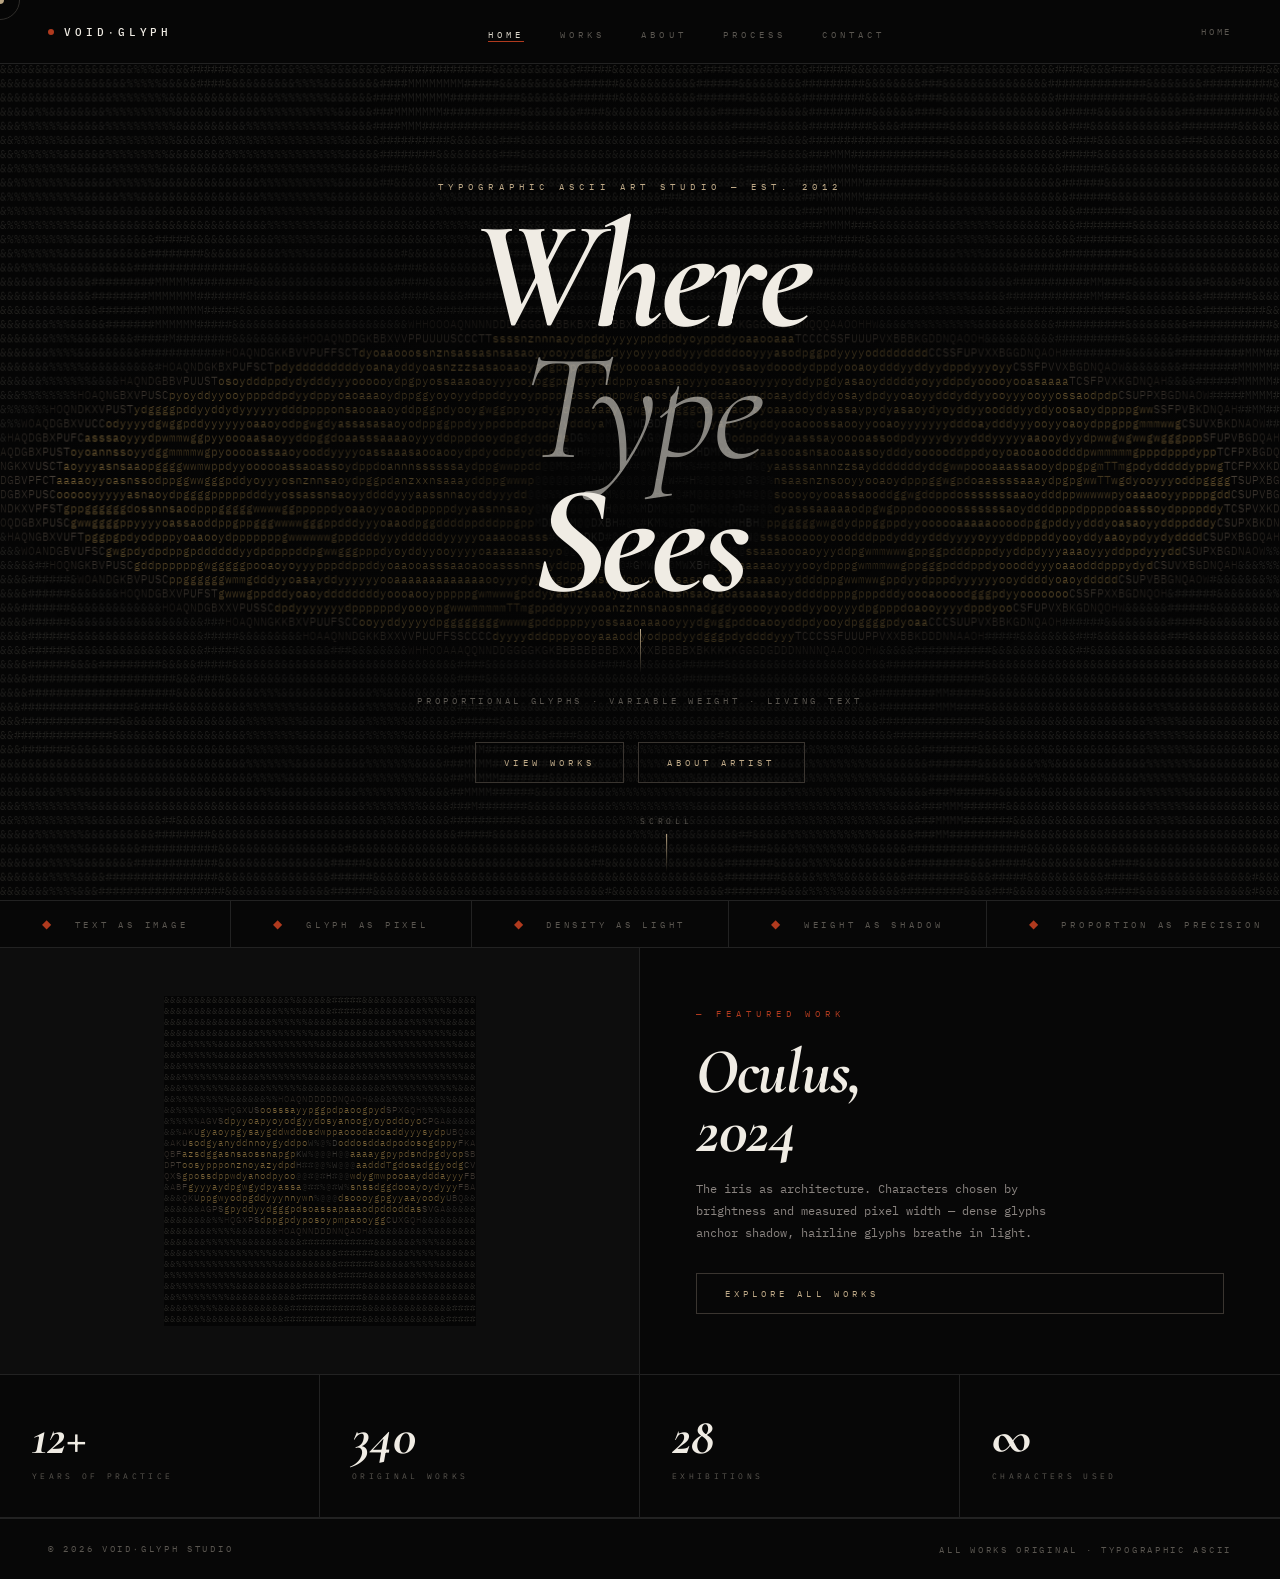
<file: index.html>
<!DOCTYPE html>
<html lang="en">
<head>
<meta charset="UTF-8">
<meta name="viewport" content="width=device-width, initial-scale=1.0">
<title>VOID∙GLYPH — Where Type Sees</title>
<link rel="preconnect" href="https://fonts.googleapis.com">
<link rel="preconnect" href="https://fonts.gstatic.com" crossorigin>
<link rel="stylesheet" href="https://fonts.googleapis.com/css2?family=Cormorant+Garamond:ital,wght@0,300;0,400;0,600;0,700;1,300;1,400;1,600;1,700&family=IBM+Plex+Mono:ital,wght@0,300;0,400;0,500;1,300;1,400&display=swap">
<link rel="stylesheet" href="css/design.css">
<style>
#hero{position:relative;width:100vw;height:calc(100vh - 64px);overflow:hidden;background:var(--bg)}
/* PERF: canvas uses CSS to fill; pixel dims set by JS */
#ascii-bg{position:absolute;top:0;left:0;width:100%;height:100%;display:block}
.hero-halo{position:absolute;inset:0;background:radial-gradient(ellipse 48% 52% at 50% 50%,rgba(5,5,5,.72) 0%,rgba(5,5,5,.35) 50%,transparent 100%);pointer-events:none;z-index:5}
.hero-center{position:absolute;inset:0;display:flex;flex-direction:column;align-items:center;justify-content:center;z-index:10;pointer-events:none;text-align:center;padding:0 40px}
.hero-eyebrow{font-size:8.5px;letter-spacing:.6em;color:var(--accent);text-transform:uppercase;margin-bottom:18px;opacity:0;animation:riseIn .8s .7s var(--ease-out) forwards}
.hero-title{font-family:var(--font-display);font-size:clamp(64px,12vw,156px);font-weight:700;font-style:italic;color:var(--bright);line-height:.86;letter-spacing:-.03em;opacity:0;animation:riseIn .95s .95s var(--ease-out) forwards}
.hero-title em{font-weight:300;color:rgba(240,236,228,.55)}
.hero-divider{width:1px;height:44px;background:linear-gradient(to bottom,var(--accent),transparent);margin:22px auto;opacity:0;animation:riseIn .7s 1.25s var(--ease-out) forwards}
.hero-sub{font-size:8.5px;letter-spacing:.44em;color:var(--fg-dim);text-transform:uppercase;opacity:0;animation:riseIn .7s 1.35s var(--ease-out) forwards}
.hero-cta{margin-top:36px;display:flex;gap:14px;pointer-events:all;opacity:0;animation:riseIn .7s 1.55s var(--ease-out) forwards}
@keyframes riseIn{from{opacity:0;transform:translateY(18px)}to{opacity:1;transform:none}}
.scroll-cue{position:absolute;bottom:28px;left:50%;transform:translateX(-50%);z-index:10;display:flex;flex-direction:column;align-items:center;gap:8px;opacity:0;animation:riseIn .7s 2s var(--ease-out) forwards}
.scroll-cue span{font-size:7.5px;letter-spacing:.5em;color:var(--fg-dim);text-transform:uppercase}
.scroll-line{width:1px;height:38px;background:linear-gradient(to bottom,var(--accent),transparent);animation:scPulse 2s infinite;will-change:opacity,transform}
@keyframes scPulse{0%,100%{opacity:.4;transform:scaleY(1)}50%{opacity:1;transform:scaleY(1.25)}}
.marquee-wrap{border-top:var(--border);border-bottom:var(--border);overflow:hidden;user-select:none}
.marquee-track{display:flex;width:max-content;animation:mq 28s linear infinite;will-change:transform}
.marquee-track:hover{animation-play-state:paused}
.mq-item{white-space:nowrap;padding:17px 42px;font-size:8.5px;letter-spacing:.44em;color:var(--fg-dim);text-transform:uppercase;border-right:var(--border);display:flex;align-items:center;gap:20px}
.mq-bullet{color:var(--red);font-size:12px;line-height:1}
@keyframes mq{from{transform:translateX(0)}to{transform:translateX(-50%)}}
.feat-grid{display:grid;grid-template-columns:1fr 1fr;border-bottom:var(--border)}
.feat-canvas-wrap{border-right:var(--border);background:var(--bg2);display:flex;align-items:center;justify-content:center;padding:48px;overflow:hidden}
#feat-canvas{display:block}
.feat-content{padding:52px 56px;display:flex;flex-direction:column;justify-content:center}
.feat-content p{font-size:11.5px;line-height:1.88;color:var(--fg-muted);max-width:380px;margin-bottom:30px}
.stats-row{display:grid;grid-template-columns:repeat(4,1fr);border-bottom:var(--border)}
.stat{padding:36px 32px;border-right:var(--border)}
.stat:last-child{border-right:none}
.stat-n{font-family:var(--font-display);font-size:52px;font-style:italic;font-weight:700;color:var(--bright);display:block;line-height:1}
.stat-l{font-size:7.5px;letter-spacing:.44em;color:var(--fg-dim);text-transform:uppercase;display:block;margin-top:8px}
@media(max-width:900px){.feat-grid{grid-template-columns:1fr}.feat-canvas-wrap{border-right:none;border-bottom:var(--border)}.feat-content{padding:40px 28px}.stats-row{grid-template-columns:repeat(2,1fr)}.stat:nth-child(2){border-right:none}}
</style>
</head>
<body>
<div id="cursor"></div>
<div id="cursor-trail"></div>
<nav id="nav">
  <a href="index.html" class="nav-logo"><div class="nav-logo-dot"></div>VOID∙GLYPH</a>
  <ul class="nav-links">
    <li><a href="index.html">Home</a></li>
    <li><a href="works.html">Works</a></li>
    <li><a href="about.html">About</a></li>
    <li><a href="process.html">Process</a></li>
    <li><a href="contact.html">Contact</a></li>
  </ul>
  <span class="nav-page-indicator" id="nav-indicator"></span>
</nav>
<div class="page-wrap">
  <section id="hero">
    <canvas id="ascii-bg"></canvas>
    <div class="hero-halo"></div>
    <div class="hero-center">
      <span class="hero-eyebrow">Typographic ASCII Art Studio — Est. 2012</span>
      <h1 class="hero-title">Where<br><em>Type</em><br>Sees</h1>
      <div class="hero-divider"></div>
      <div class="hero-sub">Proportional glyphs · Variable weight · Living text</div>
      <div class="hero-cta">
        <a href="works.html" class="btn"><span>View Works</span></a>
        <a href="about.html" class="btn"><span>About Artist</span></a>
      </div>
    </div>
    <div class="scroll-cue"><span>Scroll</span><div class="scroll-line"></div></div>
  </section>

  <div class="marquee-wrap" aria-hidden="true">
    <div class="marquee-track">
      <div class="mq-item"><span class="mq-bullet">◆</span>Text as Image</div>
      <div class="mq-item"><span class="mq-bullet">◆</span>Glyph as Pixel</div>
      <div class="mq-item"><span class="mq-bullet">◆</span>Density as Light</div>
      <div class="mq-item"><span class="mq-bullet">◆</span>Weight as Shadow</div>
      <div class="mq-item"><span class="mq-bullet">◆</span>Proportion as Precision</div>
      <div class="mq-item"><span class="mq-bullet">◆</span>Language as Form</div>
      <div class="mq-item"><span class="mq-bullet">◆</span>Text as Image</div>
      <div class="mq-item"><span class="mq-bullet">◆</span>Glyph as Pixel</div>
      <div class="mq-item"><span class="mq-bullet">◆</span>Density as Light</div>
      <div class="mq-item"><span class="mq-bullet">◆</span>Weight as Shadow</div>
      <div class="mq-item"><span class="mq-bullet">◆</span>Proportion as Precision</div>
      <div class="mq-item"><span class="mq-bullet">◆</span>Language as Form</div>
    </div>
  </div>

  <section class="feat-grid">
    <div class="feat-canvas-wrap fade-up"><canvas id="feat-canvas"></canvas></div>
    <div class="feat-content fade-up">
      <span class="label">— Featured Work</span>
      <h2 class="display" style="font-size:clamp(34px,5vw,64px);margin-bottom:18px">Oculus,<br>2024</h2>
      <p>The iris as architecture. Characters chosen by brightness and measured pixel width — dense glyphs anchor shadow, hairline glyphs breathe in light.</p>
      <a href="works.html" class="btn"><span>Explore All Works</span></a>
    </div>
  </section>

  <div class="stats-row">
    <div class="stat fade-up"><span class="stat-n">12+</span><span class="stat-l">Years of Practice</span></div>
    <div class="stat fade-up"><span class="stat-n">340</span><span class="stat-l">Original Works</span></div>
    <div class="stat fade-up"><span class="stat-n">28</span><span class="stat-l">Exhibitions</span></div>
    <div class="stat fade-up"><span class="stat-n">∞</span><span class="stat-l">Characters Used</span></div>
  </div>

  <footer id="footer"><span>© 2026 VOID∙GLYPH Studio</span><span>All works original · Typographic ASCII</span></footer>
</div>

<script src="js/ascii-engine.js"></script>
<script src="js/shared.js"></script>
<script>
'use strict';
// Wait for fonts before any render
(function init() {
  const heroBg  = document.getElementById('ascii-bg');
  const featCvs = document.getElementById('feat-canvas');

  // Cache contexts once
  const heroCtx = heroBg.getContext('2d');
  const featCtx = featCvs.getContext('2d');

  function startHero() {
    // Hero: 30fps — full viewport, most expensive
    ASCII.Scheduler.add('hero', t => {
      ASCII.renderFill(heroBg, heroCtx, ASCII.scenes.eye, t, 11);
    }, 30);
  }

  // Featured canvas: lazy via IntersectionObserver, 24fps
  const featObs = new IntersectionObserver(([e]) => {
    if (e.isIntersecting) {
      ASCII.Scheduler.add('feat', t => {
        ASCII.renderFixed(featCvs, featCtx, 52, 30, ASCII.scenes.eye, t, 9);
      }, 24);
      featObs.disconnect();
    }
  }, { threshold: 0.05 });
  featObs.observe(featCvs);

  // Pause hero when tab hidden
  document.addEventListener('visibilitychange', () => {
    if (document.hidden) {
      ASCII.Scheduler.remove('hero');
      ASCII.Scheduler.remove('feat');
    } else {
      startHero();
    }
  });

  // Resize: debounced, only re-renders, loop continues naturally
  let resizeTimer;
  window.addEventListener('resize', () => {
    clearTimeout(resizeTimer);
    resizeTimer = setTimeout(() => {
      // Force canvas resize on next frame by clearing cached dims
      heroBg.width = 0;
    }, 200);
  }, { passive: true });

  if (document.fonts && document.fonts.ready) {
    document.fonts.ready.then(startHero);
  } else {
    setTimeout(startHero, 300);
  }
})();

document.getElementById('nav-indicator').textContent = 'Home';
document.querySelectorAll('.nav-links a').forEach(a => {
  if (a.getAttribute('href') === 'index.html') a.classList.add('active');
});
</script>
</body>
</html>
</file>
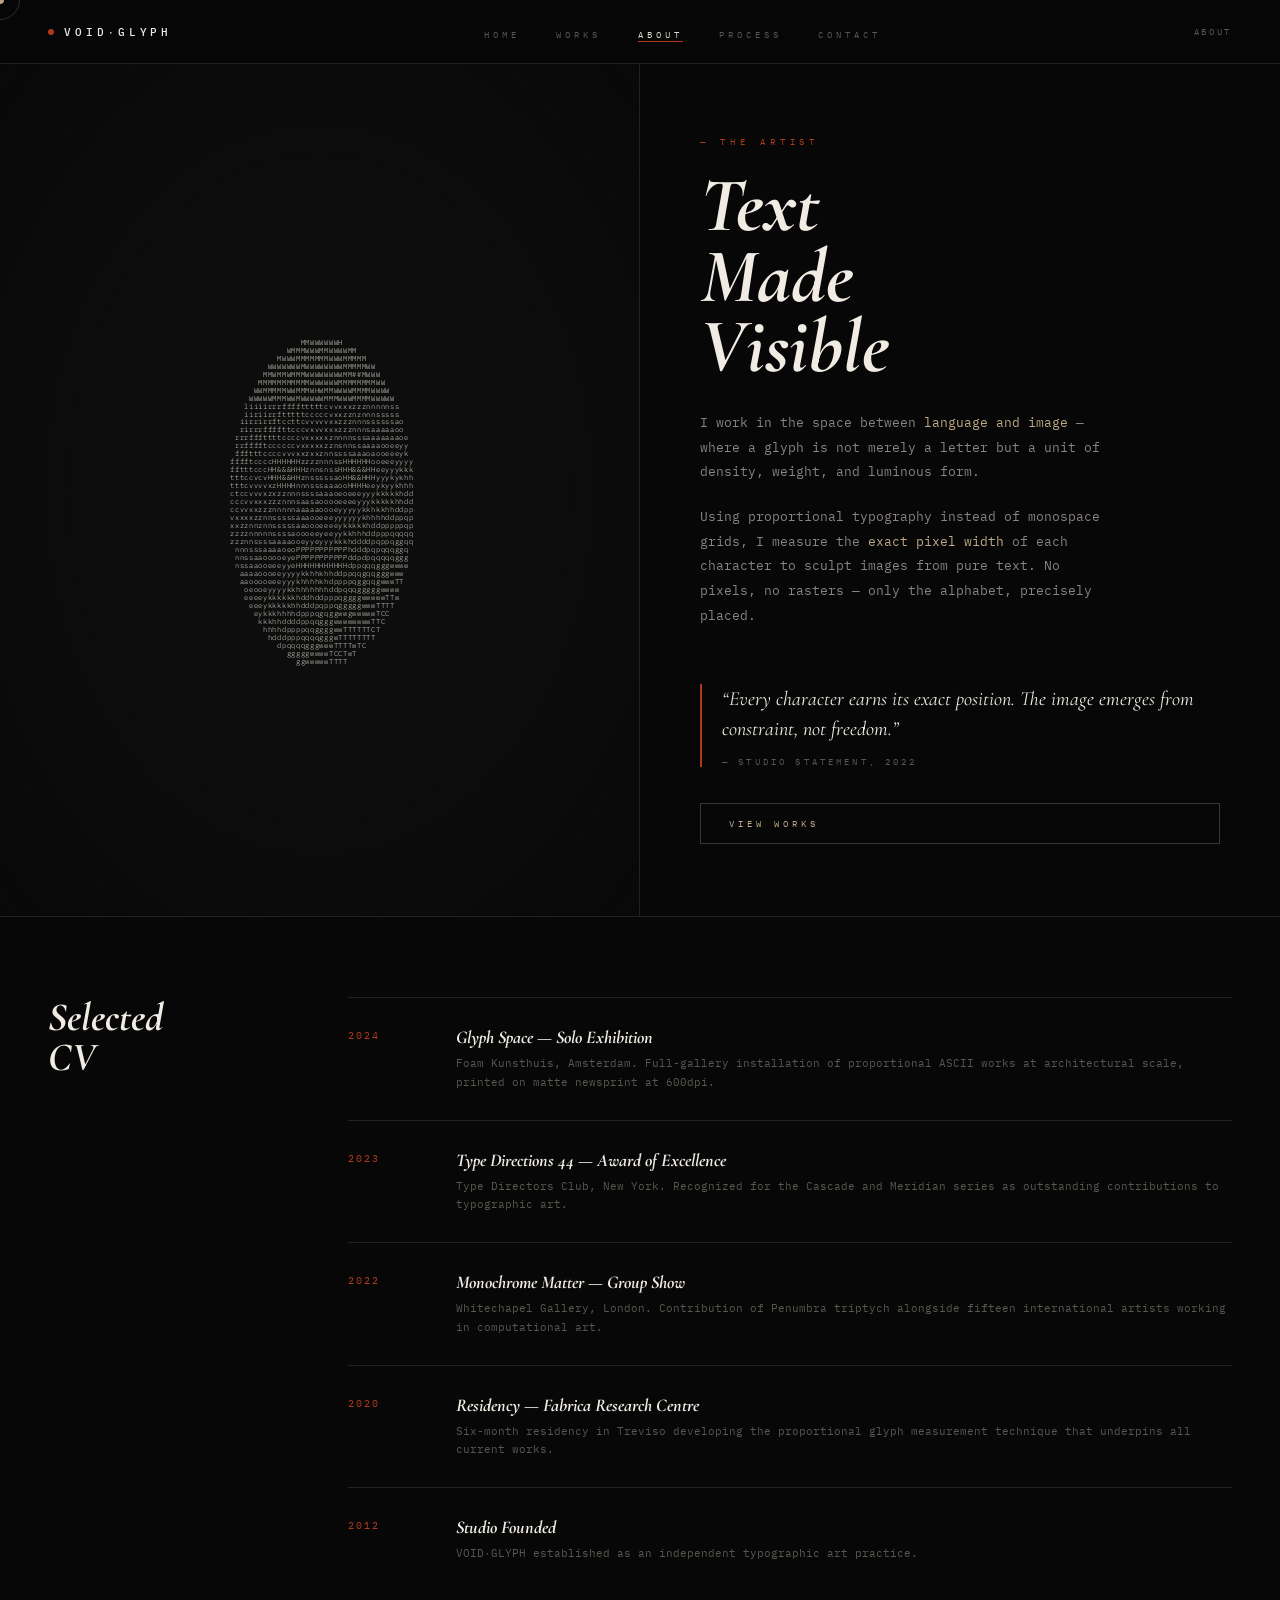
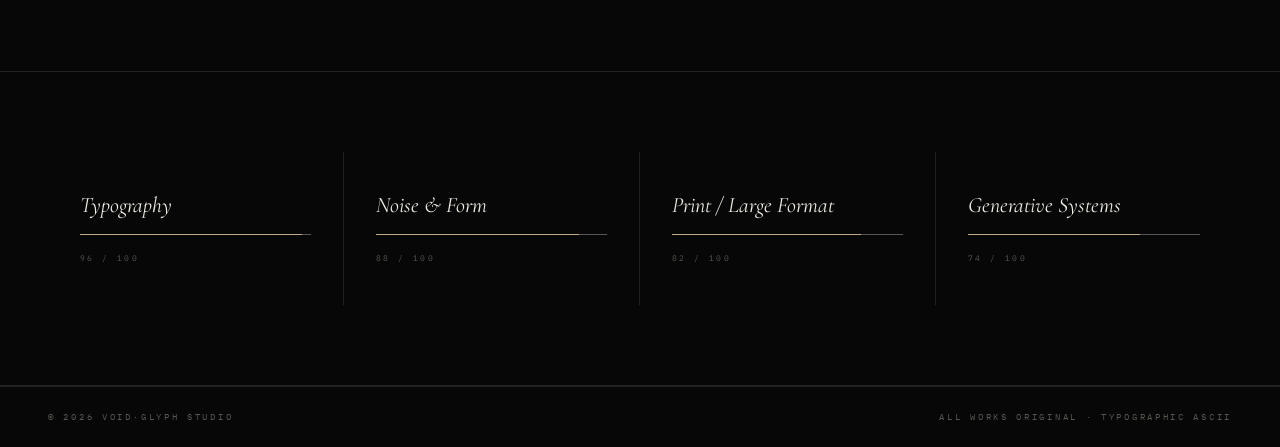
<file: about.html>
<!DOCTYPE html>
<html lang="en">
<head>
<meta charset="UTF-8">
<meta name="viewport" content="width=device-width, initial-scale=1.0">
<title>About — VOID∙GLYPH</title>
<link rel="stylesheet" href="css/design.css">
<style>
.about-hero{display:grid;grid-template-columns:1fr 1fr;min-height:calc(100vh - 64px);border-bottom:var(--border)}
.about-portrait{border-right:var(--border);background:var(--bg2);display:flex;align-items:center;justify-content:center;padding:48px;position:relative;overflow:hidden}
.about-portrait::before{content:'';position:absolute;inset:0;background:radial-gradient(ellipse 70% 70% at 50% 50%,transparent 50%,rgba(7,7,7,.7) 100%);pointer-events:none;z-index:2}
#portrait-canvas{font-size:7px;line-height:1.14;letter-spacing:.7px;color:var(--fg);max-height:80vh;overflow:hidden}
.about-text{padding:72px 60px;display:flex;flex-direction:column;justify-content:center}
.about-text h1{font-family:var(--font-display);font-size:clamp(40px,6vw,80px);font-weight:700;font-style:italic;color:var(--bright);line-height:.92;margin-bottom:28px}
.about-text .lead{font-size:13px;line-height:1.9;color:var(--fg-muted);max-width:420px;margin-bottom:20px}
.about-text .lead strong{color:var(--accent);font-weight:400}
.about-quote{margin:36px 0;padding-left:20px;border-left:2px solid var(--red)}
.about-quote blockquote{font-family:var(--font-display);font-size:20px;font-style:italic;font-weight:400;color:var(--bright);line-height:1.5}
.about-quote cite{font-size:9px;letter-spacing:.35em;color:var(--fg-dim);text-transform:uppercase;font-style:normal;display:block;margin-top:12px}
.cv-section{padding:80px 48px;border-bottom:var(--border);display:grid;grid-template-columns:240px 1fr;gap:60px}
.cv-section h2{font-family:var(--font-display);font-size:40px;font-weight:700;font-style:italic;color:var(--bright);line-height:1;position:sticky;top:80px;align-self:start}
.timeline{display:flex;flex-direction:column}
.timeline-item{display:grid;grid-template-columns:80px 1fr;gap:28px;padding:28px 0;border-top:var(--border)}
.timeline-year{font-size:10px;letter-spacing:.2em;color:var(--red);padding-top:3px}
.timeline-content h3{font-family:var(--font-display);font-size:18px;font-style:italic;color:var(--bright);margin-bottom:6px}
.timeline-content p{font-size:11px;line-height:1.7;color:var(--fg-dim)}
.skills-grid{padding:80px 48px;display:grid;grid-template-columns:repeat(4,1fr);gap:0;border-bottom:var(--border)}
.skill-cell{padding:40px 32px;border-right:var(--border)}
.skill-cell:last-child{border-right:none}
.skill-name{font-family:var(--font-display);font-size:22px;font-style:italic;color:var(--bright);display:block;margin-bottom:16px}
.skill-bar-track{height:1px;background:var(--fg-dim);position:relative;margin-bottom:10px}
.skill-bar-fill{position:absolute;top:0;left:0;height:1px;background:var(--accent);width:0;transition:width 1.2s var(--ease-out);will-change:width}
.skill-cell.visible .skill-bar-fill{width:var(--w)}
.skill-pct{font-size:8px;letter-spacing:.3em;color:var(--fg-dim)}
@media(max-width:900px){.about-hero{grid-template-columns:1fr}.about-portrait{border-right:none;border-bottom:var(--border);min-height:50vh}.about-text{padding:48px 32px}.cv-section{grid-template-columns:1fr}.cv-section h2{position:static}.skills-grid{grid-template-columns:repeat(2,1fr)}.skill-cell:nth-child(2n){border-right:none}.skill-cell{border-bottom:var(--border)}}
@media(max-width:480px){.skills-grid{grid-template-columns:1fr}.skill-cell{border-right:none}.cv-section{padding:48px 24px}}
</style>
</head>
<body>
<div id="cursor"></div>
<div id="cursor-trail"></div>
<nav id="nav">
  <a href="index.html" class="nav-logo"><div class="nav-logo-dot"></div>VOID&#8729;GLYPH</a>
  <ul class="nav-links">
    <li><a href="index.html">Home</a></li>
    <li><a href="works.html">Works</a></li>
    <li><a href="about.html">About</a></li>
    <li><a href="process.html">Process</a></li>
    <li><a href="contact.html">Contact</a></li>
  </ul>
  <span class="nav-page-indicator" id="nav-indicator"></span>
</nav>
<div class="page-wrap">
  <div class="about-hero">
    <div class="about-portrait">
      <pre id="portrait-canvas" class="ascii-render"></pre>
    </div>
    <div class="about-text">
      <span class="label">&#8212; The Artist</span>
      <h1>Text<br>Made<br>Visible</h1>
      <p class="lead">I work in the space between <strong>language and image</strong> &#8212; where a glyph is not merely a letter but a unit of density, weight, and luminous form.</p>
      <p class="lead">Using proportional typography instead of monospace grids, I measure the <strong>exact pixel width</strong> of each character to sculpt images from pure text. No pixels, no rasters &#8212; only the alphabet, precisely placed.</p>
      <div class="about-quote">
        <blockquote>&#8220;Every character earns its exact position. The image emerges from constraint, not freedom.&#8221;</blockquote>
        <cite>&#8212; Studio statement, 2022</cite>
      </div>
      <a href="works.html" class="btn"><span>View Works</span></a>
    </div>
  </div>

  <section class="cv-section">
    <h2 class="fade-up">Selected<br>CV</h2>
    <div class="timeline">
      <div class="timeline-item fade-up"><span class="timeline-year">2024</span><div class="timeline-content"><h3>Glyph Space &#8212; Solo Exhibition</h3><p>Foam Kunsthuis, Amsterdam. Full-gallery installation of proportional ASCII works at architectural scale, printed on matte newsprint at 600dpi.</p></div></div>
      <div class="timeline-item fade-up"><span class="timeline-year">2023</span><div class="timeline-content"><h3>Type Directions 44 &#8212; Award of Excellence</h3><p>Type Directors Club, New York. Recognized for the Cascade and Meridian series as outstanding contributions to typographic art.</p></div></div>
      <div class="timeline-item fade-up"><span class="timeline-year">2022</span><div class="timeline-content"><h3>Monochrome Matter &#8212; Group Show</h3><p>Whitechapel Gallery, London. Contribution of Penumbra triptych alongside fifteen international artists working in computational art.</p></div></div>
      <div class="timeline-item fade-up"><span class="timeline-year">2020</span><div class="timeline-content"><h3>Residency &#8212; Fabrica Research Centre</h3><p>Six-month residency in Treviso developing the proportional glyph measurement technique that underpins all current works.</p></div></div>
      <div class="timeline-item fade-up"><span class="timeline-year">2012</span><div class="timeline-content"><h3>Studio Founded</h3><p>VOID&#8729;GLYPH established as an independent typographic art practice.</p></div></div>
    </div>
  </section>

  <div class="skills-grid">
    <div class="skill-cell fade-up" style="--w:96%"><span class="skill-name">Typography</span><div class="skill-bar-track"><div class="skill-bar-fill"></div></div><span class="skill-pct">96 / 100</span></div>
    <div class="skill-cell fade-up" style="--w:88%"><span class="skill-name">Noise &amp; Form</span><div class="skill-bar-track"><div class="skill-bar-fill"></div></div><span class="skill-pct">88 / 100</span></div>
    <div class="skill-cell fade-up" style="--w:82%"><span class="skill-name">Print / Large Format</span><div class="skill-bar-track"><div class="skill-bar-fill"></div></div><span class="skill-pct">82 / 100</span></div>
    <div class="skill-cell fade-up" style="--w:74%"><span class="skill-name">Generative Systems</span><div class="skill-bar-track"><div class="skill-bar-fill"></div></div><span class="skill-pct">74 / 100</span></div>
  </div>

  <footer id="footer"><span>&#169; 2026 VOID&#8729;GLYPH Studio</span><span>All works original &#183; Typographic ASCII</span></footer>
</div>

<script src="js/ascii-engine.js"></script>
<script src="js/shared.js"></script>
<script>
'use strict';
/* Portrait: static text render, redraws every 4s via setTimeout (not RAF) */
(function() {
  const el = document.getElementById('portrait-canvas');
  const RAMP = " .',-:;~!|lirftcvxznsaoeykhdpqgwTCSFUPBKNOHWM#&@";

  function scenePortrait(c, r, cols, rows) {
    const nx=(c/cols)*2-1, ny=(r/rows)*2-1;
    const fD=Math.sqrt((nx*nx)/.58+((ny-.05)**2)/.88);
    if (fD>1) return ' ';
    if (ny<-.5) {
      const h=ASCII.Noise.fbm(c*.22,r*.22,3)*.5+.5, b=h*.09+.02;
      return RAMP[Math.floor(Math.pow(1-Math.max(0,Math.min(1,b)),1)*(RAMP.length-1))];
    }
    const le=Math.sqrt(((nx+.3)**2)/.023+((ny+.12)**2)/.008);
    const re=Math.sqrt(((nx-.3)**2)/.023+((ny+.12)**2)/.008);
    if (le<1||re<1) {
      const pd=Math.min(Math.sqrt((nx+.3)**2+(ny+.12)**2),Math.sqrt((nx-.3)**2+(ny+.12)**2)), b=pd<.05?.02:.1;
      return RAMP[Math.floor((1-b)*(RAMP.length-1))];
    }
    if (ny>.3&&ny<.45&&Math.abs(nx)<.2) { const b=ny<.37?.2:.1; return RAMP[Math.floor((1-b)*(RAMP.length-1))]; }
    const light=Math.max(0,(-.4*nx+-.55*ny+.55)), sub=ASCII.Noise.fbm(c*.28,r*.28,3)*.5+.5;
    const b=Math.min(.9,.26+light*.44+sub*.09);
    return RAMP[Math.floor(Math.pow(1-Math.max(0,Math.min(1,b)),1)*(RAMP.length-1))];
  }

  const cols=52, rows=44;
  function draw() {
    let txt='';
    for (let r=0; r<rows; r++) {
      for (let c=0; c<cols; c++) txt += scenePortrait(c,r,cols,rows);
      if (r<rows-1) txt+='\n';
    }
    el.textContent = txt;
  }

  if (document.fonts && document.fonts.ready) {
    document.fonts.ready.then(() => { draw(); setInterval(draw, 4000); });
  } else {
    draw(); setInterval(draw, 4000);
  }
})();

/* Skill bar IntersectionObserver */
document.querySelectorAll('.skill-cell').forEach(cell => {
  const obs = new IntersectionObserver(([e]) => {
    if (e.isIntersecting) { cell.classList.add('visible'); obs.unobserve(cell); }
  }, { threshold: .3 });
  obs.observe(cell);
});

document.getElementById('nav-indicator').textContent = 'About';
document.querySelectorAll('.nav-links a').forEach(a => {
  if (a.getAttribute('href') === 'about.html') a.classList.add('active');
});
</script>
</body>
</html>
</file>
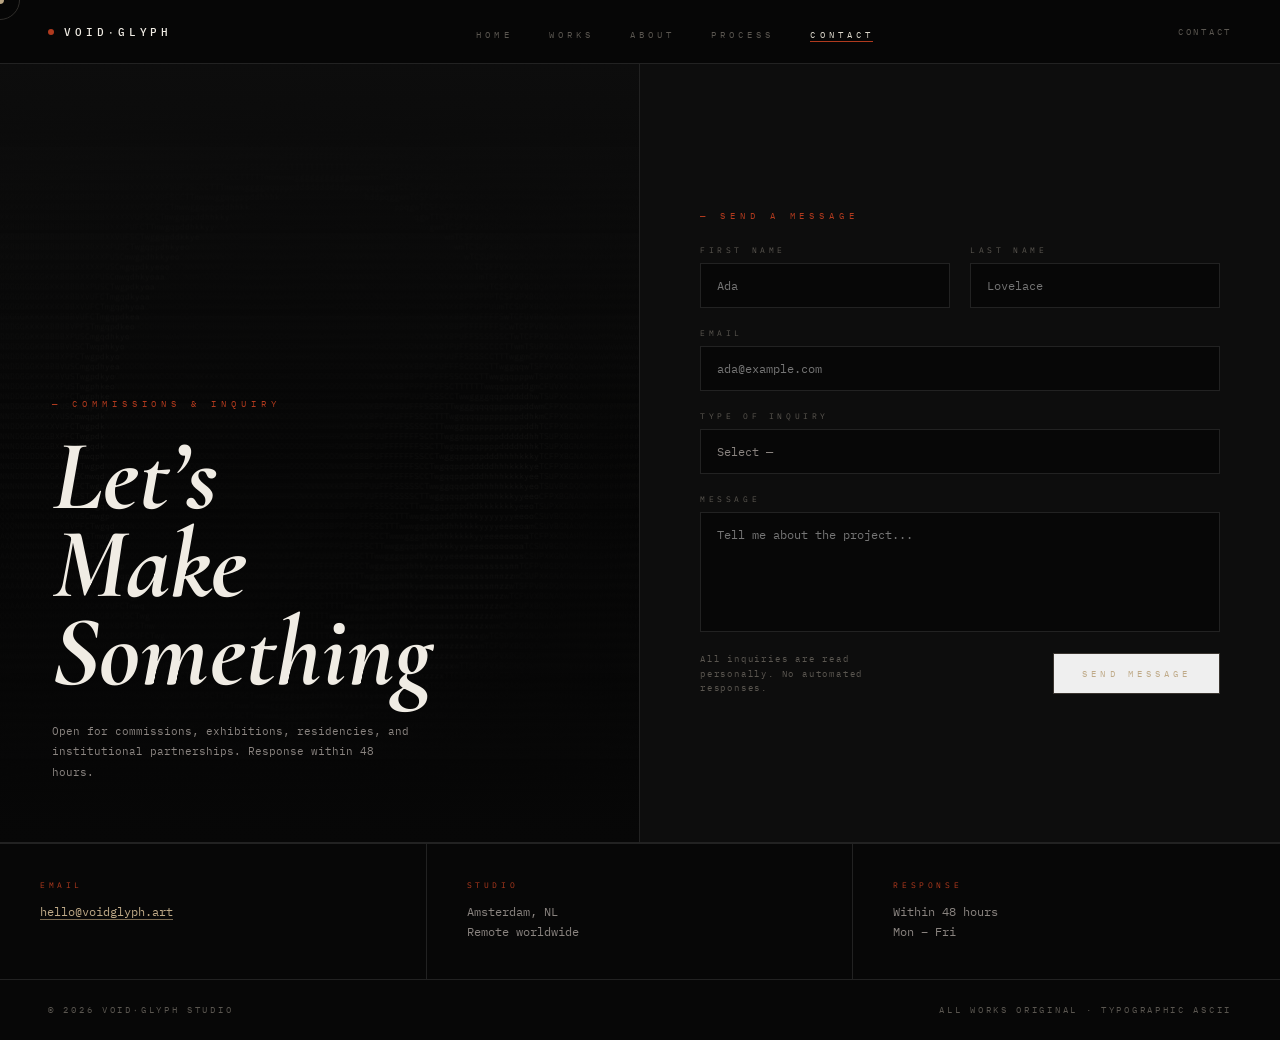
<file: contact.html>
<!DOCTYPE html>
<html lang="en">
<head>
<meta charset="UTF-8">
<meta name="viewport" content="width=device-width, initial-scale=1.0">
<title>Contact &#8212; VOID&#8729;GLYPH</title>
<link rel="stylesheet" href="css/design.css">
<style>
.contact-wrap{display:grid;grid-template-columns:1fr 1fr;min-height:calc(100vh - 64px - 57px);border-bottom:var(--border)}
.contact-left{position:relative;overflow:hidden;border-right:var(--border);display:flex;flex-direction:column;justify-content:flex-end;padding:60px 52px}
#contact-bg-canvas{position:absolute;inset:0;display:block;width:100%;height:100%;opacity:.18;pointer-events:none}
.contact-left::after{content:'';position:absolute;inset:0;background:linear-gradient(to top,var(--bg) 0%,rgba(7,7,7,.2) 50%,var(--bg2) 100%);pointer-events:none}
.contact-heading{position:relative;z-index:2}
.contact-heading h1{font-family:var(--font-display);font-size:clamp(52px,8vw,100px);font-weight:700;font-style:italic;color:var(--bright);line-height:.88;margin-bottom:24px}
.contact-heading p{font-size:11px;line-height:1.85;color:var(--fg-muted);max-width:360px}
.contact-right{padding:72px 60px;display:flex;flex-direction:column;justify-content:center;background:var(--bg2)}
.form-row{display:grid;grid-template-columns:1fr 1fr;gap:20px}
.field{display:flex;flex-direction:column;gap:8px;margin-bottom:20px}
.field label{font-size:8px;letter-spacing:.45em;color:var(--fg-dim);text-transform:uppercase}
.field input,.field textarea,.field select{background:var(--bg);border:var(--border);color:var(--fg);font-family:var(--font-mono);font-size:12px;padding:14px 16px;outline:none;transition:border-color .3s;resize:none;-webkit-appearance:none}
.field input:focus,.field textarea:focus,.field select:focus{border-color:var(--accent)}
.field textarea{min-height:120px}
.field select{cursor:none;color:var(--fg-muted)}
.field select option{background:var(--bg)}
.form-submit{margin-top:8px;display:flex;align-items:center;justify-content:space-between;gap:20px}
.form-note{font-size:9px;letter-spacing:.2em;color:var(--fg-dim);max-width:220px;line-height:1.6}
.suc{display:none;padding:20px;border:1px solid var(--accent2);font-size:11px;letter-spacing:.15em;color:var(--accent);line-height:1.7;margin-top:20px}
.suc.vis{display:block}
.info-strip{display:grid;grid-template-columns:repeat(3,1fr);border-top:var(--border)}
.info-cell{padding:36px 40px;border-right:var(--border)}
.info-cell:last-child{border-right:none}
.info-cell-label{font-size:8px;letter-spacing:.45em;color:var(--red);text-transform:uppercase;display:block;margin-bottom:12px}
.info-cell-val{font-size:12px;line-height:1.7;color:var(--fg-muted)}
.info-cell-val a{color:var(--accent);border-bottom:1px solid var(--accent2)}
@media(max-width:900px){.contact-wrap{grid-template-columns:1fr}.contact-left{border-right:none;border-bottom:var(--border);min-height:44vh}.contact-right{padding:48px 32px}.info-strip{grid-template-columns:1fr}.info-cell{border-right:none;border-bottom:var(--border)}}
@media(max-width:480px){.form-row{grid-template-columns:1fr}.form-submit{flex-direction:column;align-items:flex-start}.contact-right{padding:40px 24px}}
</style>
</head>
<body>
<div id="cursor"></div>
<div id="cursor-trail"></div>
<nav id="nav">
  <a href="index.html" class="nav-logo"><div class="nav-logo-dot"></div>VOID&#8729;GLYPH</a>
  <ul class="nav-links">
    <li><a href="index.html">Home</a></li>
    <li><a href="works.html">Works</a></li>
    <li><a href="about.html">About</a></li>
    <li><a href="process.html">Process</a></li>
    <li><a href="contact.html">Contact</a></li>
  </ul>
  <span class="nav-page-indicator" id="nav-indicator"></span>
</nav>
<div class="page-wrap">
  <div class="contact-wrap">
    <div class="contact-left">
      <canvas id="contact-bg-canvas"></canvas>
      <div class="contact-heading">
        <span class="label">&#8212; Commissions &amp; Inquiry</span>
        <h1>Let&#8217;s<br>Make<br>Something</h1>
        <p>Open for commissions, exhibitions, residencies, and institutional partnerships. Response within 48 hours.</p>
      </div>
    </div>
    <div class="contact-right">
      <span class="label">&#8212; Send a message</span>
      <form id="contact-form" novalidate onsubmit="sendForm(event)">
        <div class="form-row">
          <div class="field"><label for="fname">First name</label><input type="text" id="fname" placeholder="Ada"></div>
          <div class="field"><label for="lname">Last name</label><input type="text" id="lname" placeholder="Lovelace"></div>
        </div>
        <div class="field"><label for="email">Email</label><input type="email" id="email" placeholder="ada@example.com"></div>
        <div class="field">
          <label for="inquiry">Type of inquiry</label>
          <select id="inquiry"><option value="" disabled selected>Select &#8212;</option><option>Commission &#183; Original work</option><option>Exhibition &#183; Solo</option><option>Exhibition &#183; Group</option><option>Residency</option><option>Print &#183; Large format</option><option>Press &amp; Editorial</option><option>Other</option></select>
        </div>
        <div class="field"><label for="message">Message</label><textarea id="message" placeholder="Tell me about the project..."></textarea></div>
        <div class="form-submit">
          <p class="form-note">All inquiries are read personally. No automated responses.</p>
          <button type="submit" class="btn" id="send-btn"><span id="btn-txt">Send Message</span></button>
        </div>
        <div class="suc" id="suc">&#10003; &nbsp; Message received. I&#8217;ll be in touch within 48 hours.</div>
      </form>
    </div>
  </div>
  <div class="info-strip">
    <div class="info-cell fade-up"><span class="info-cell-label">Email</span><div class="info-cell-val"><a href="mailto:hello@voidglyph.art">hello@voidglyph.art</a></div></div>
    <div class="info-cell fade-up"><span class="info-cell-label">Studio</span><div class="info-cell-val">Amsterdam, NL<br>Remote worldwide</div></div>
    <div class="info-cell fade-up"><span class="info-cell-label">Response</span><div class="info-cell-val">Within 48 hours<br>Mon &#8211; Fri</div></div>
  </div>
  <footer id="footer"><span>&#169; 2026 VOID&#8729;GLYPH Studio</span><span>All works original &#183; Typographic ASCII</span></footer>
</div>

<script src="js/ascii-engine.js"></script>
<script src="js/shared.js"></script>
<script>
'use strict';

/* Background: Penumbra scene at 20fps — decorative only, low priority */
(function() {
  const canvas = document.getElementById('contact-bg-canvas');
  if (!canvas) return;
  const ctx = canvas.getContext('2d');
  let lastW = 0, lastH = 0;

  function render(t) {
    const W = canvas.parentElement.clientWidth;
    const H = canvas.parentElement.clientHeight;
    if (!W || !H) return;

    const fs = 8, cw = Math.ceil(fs*.605), ch = Math.ceil(fs*1.2);
    const cols = Math.ceil(W/cw), rows = Math.ceil(H/ch);

    if (lastW !== W || lastH !== H) {
      canvas.width = W; canvas.height = H;
      ctx.font = `300 ${fs}px 'IBM Plex Mono',monospace`;
      ctx.textBaseline = 'top';
      lastW = W; lastH = H;
    }

    ASCII.renderFixed(canvas, ctx, cols, rows, ASCII.scenes.penumbra, t, fs);
  }

  if (document.fonts && document.fonts.ready) {
    document.fonts.ready.then(() => {
      ASCII.Scheduler.add('contact-bg', t => render(t), 20);
    });
  } else {
    ASCII.Scheduler.add('contact-bg', t => render(t), 20);
  }
})();

function sendForm(e) {
  e.preventDefault();
  const btn = document.getElementById('send-btn');
  document.getElementById('btn-txt').textContent = 'Sending…';
  btn.disabled = true;
  setTimeout(() => {
    document.getElementById('suc').classList.add('vis');
    document.getElementById('btn-txt').textContent = 'Sent ✓';
  }, 900);
}

document.getElementById('nav-indicator').textContent = 'Contact';
document.querySelectorAll('.nav-links a').forEach(a => {
  if (a.getAttribute('href') === 'contact.html') a.classList.add('active');
});
</script>
</body>
</html>
</file>
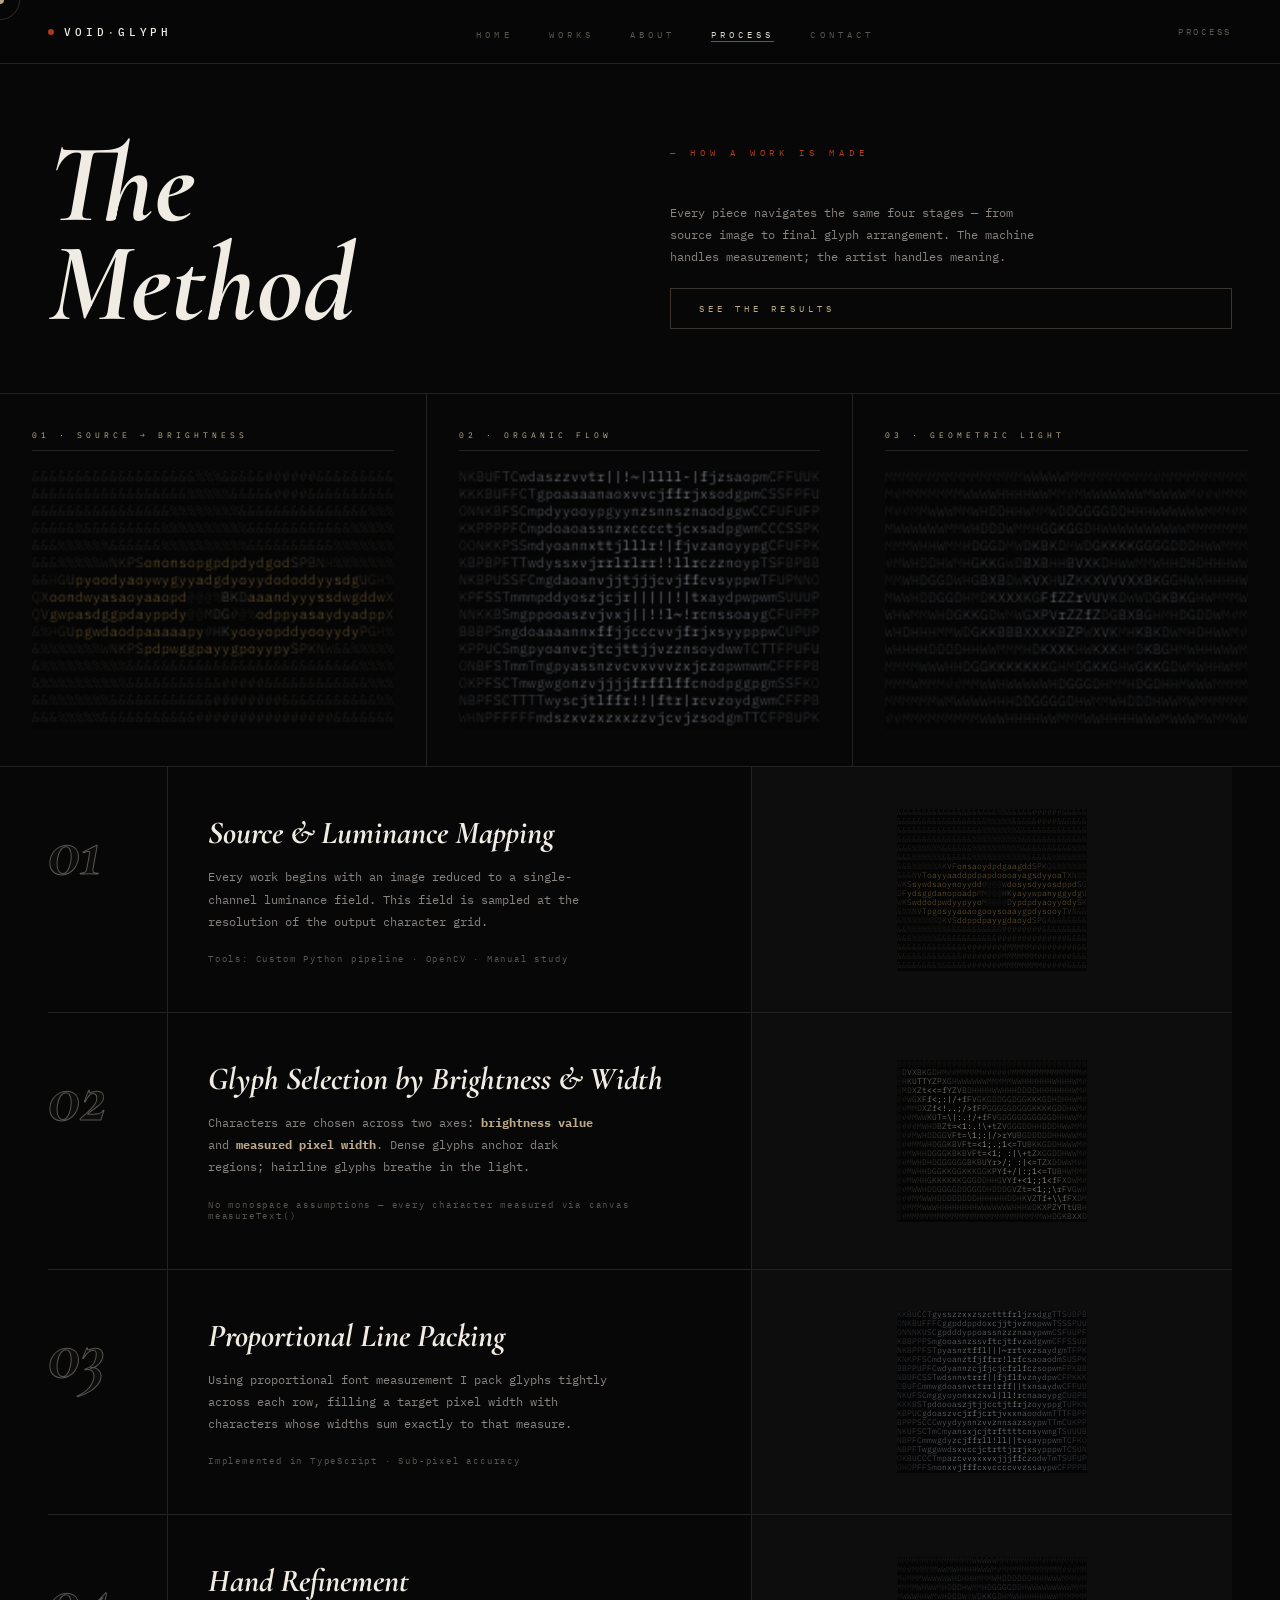
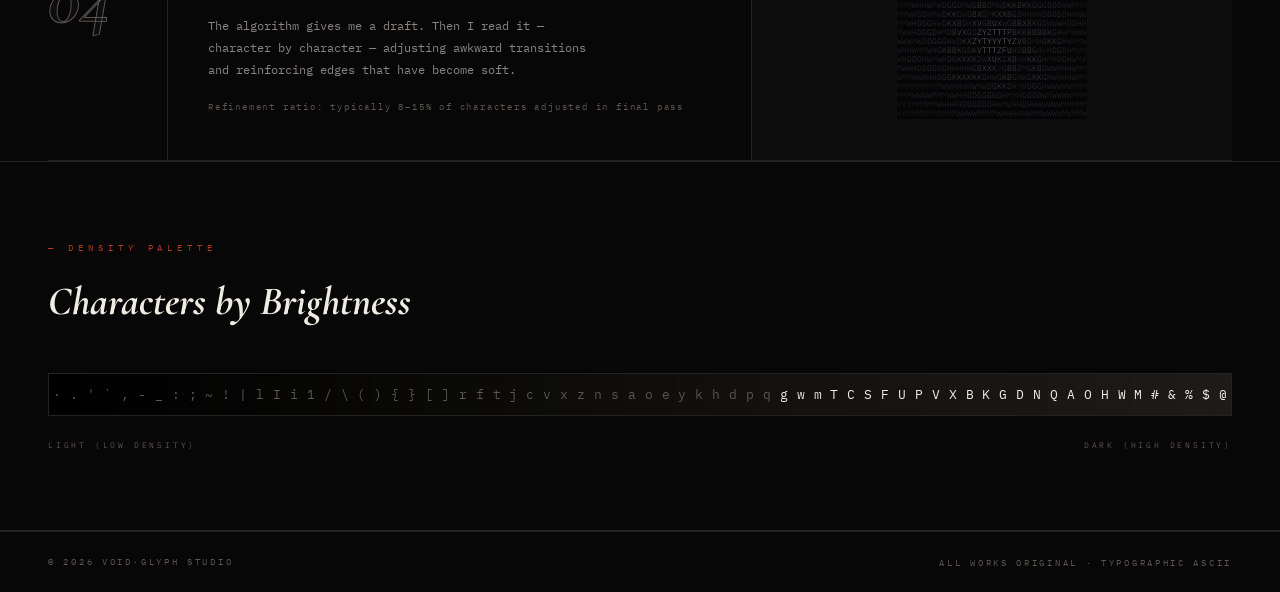
<file: process.html>
<!DOCTYPE html>
<html lang="en">
<head>
<meta charset="UTF-8">
<meta name="viewport" content="width=device-width, initial-scale=1.0">
<title>Process &#8212; VOID&#8729;GLYPH</title>
<link rel="stylesheet" href="css/design.css">
<style>
.process-hero{padding:72px 48px 60px;border-bottom:var(--border);display:grid;grid-template-columns:1fr 1fr;gap:60px;align-items:end}
.process-hero h1{font-family:var(--font-display);font-size:clamp(52px,9vw,112px);font-weight:700;font-style:italic;color:var(--bright);line-height:.88}
.process-hero-right{display:flex;flex-direction:column;justify-content:flex-end;gap:20px;padding-bottom:4px}
.process-hero-right p{font-size:12px;line-height:1.85;color:var(--fg-muted);max-width:380px}
.demo-strip{border-bottom:var(--border);display:grid;grid-template-columns:repeat(3,1fr)}
.demo-cell{border-right:var(--border);padding:36px 32px;display:flex;flex-direction:column;gap:16px}
.demo-cell:last-child{border-right:none}
.demo-cell-label{font-size:8px;letter-spacing:.5em;color:var(--accent);text-transform:uppercase;border-bottom:var(--border);padding-bottom:10px;margin-bottom:4px}
.demo-cell canvas{display:block}
.steps-section{padding:0 48px}
.step-row{display:grid;grid-template-columns:120px 1fr 480px;gap:0;border-bottom:var(--border);min-height:240px}
.step-num-col{border-right:var(--border);display:flex;align-items:flex-start;padding:48px 0}
.step-num-col span{font-family:var(--font-display);font-size:72px;font-weight:700;font-style:italic;color:var(--bg2);line-height:1;-webkit-text-stroke:1px var(--fg-dim)}
.step-content-col{padding:48px 48px 48px 40px;border-right:var(--border)}
.step-content-col h2{font-family:var(--font-display);font-size:32px;font-weight:700;font-style:italic;color:var(--bright);margin-bottom:16px;line-height:1.1}
.step-content-col p{font-size:12px;line-height:1.85;color:var(--fg-muted);max-width:400px;margin-bottom:14px}
.step-content-col .detail{font-size:9px;letter-spacing:.2em;color:var(--fg-dim);margin-top:20px}
.step-art-col{display:flex;align-items:center;justify-content:center;padding:24px;background:var(--bg2)}
.step-art-col canvas{display:block}
.char-section{padding:80px 48px;border-top:var(--border);border-bottom:var(--border)}
.char-section h2{font-family:var(--font-display);font-size:40px;font-style:italic;font-weight:700;color:var(--bright);margin-bottom:48px}
.char-scale{display:flex;align-items:center;gap:0;margin-bottom:24px;overflow:hidden;border:var(--border)}
.char-swatch{flex:1;text-align:center;padding:12px 4px;font-family:var(--font-mono);font-size:13px}
.density-label{display:flex;justify-content:space-between;font-size:8px;letter-spacing:.35em;color:var(--fg-dim);text-transform:uppercase}
@media(max-width:1100px){.step-row{grid-template-columns:80px 1fr 320px}}
@media(max-width:900px){.process-hero{grid-template-columns:1fr}.demo-strip{grid-template-columns:1fr}.demo-cell{border-right:none;border-bottom:var(--border)}.step-row{grid-template-columns:60px 1fr}.step-art-col{display:none}.steps-section{padding:0 24px}.process-hero{padding:48px 24px}.char-section{padding:48px 24px}}
@media(max-width:600px){.step-num-col{display:none}.step-row{grid-template-columns:1fr}.step-content-col{padding:36px 24px;border-right:none}}
</style>
</head>
<body>
<div id="cursor"></div>
<div id="cursor-trail"></div>
<nav id="nav">
  <a href="index.html" class="nav-logo"><div class="nav-logo-dot"></div>VOID&#8729;GLYPH</a>
  <ul class="nav-links">
    <li><a href="index.html">Home</a></li>
    <li><a href="works.html">Works</a></li>
    <li><a href="about.html">About</a></li>
    <li><a href="process.html">Process</a></li>
    <li><a href="contact.html">Contact</a></li>
  </ul>
  <span class="nav-page-indicator" id="nav-indicator"></span>
</nav>
<div class="page-wrap">
  <div class="process-hero">
    <h1 class="fade-up">The<br>Method</h1>
    <div class="process-hero-right fade-up">
      <span class="label">&#8212; How a work is made</span>
      <p>Every piece navigates the same four stages &#8212; from source image to final glyph arrangement. The machine handles measurement; the artist handles meaning.</p>
      <a href="works.html" class="btn"><span>See the Results</span></a>
    </div>
  </div>

  <div class="demo-strip">
    <div class="demo-cell"><span class="demo-cell-label">01 &#183; Source &#8594; Brightness</span><canvas id="demo-eye"></canvas></div>
    <div class="demo-cell"><span class="demo-cell-label">02 &#183; Organic Flow</span><canvas id="demo-cascade"></canvas></div>
    <div class="demo-cell"><span class="demo-cell-label">03 &#183; Geometric Light</span><canvas id="demo-spiral"></canvas></div>
  </div>

  <div class="steps-section">
    <div class="step-row fade-up"><div class="step-num-col"><span>01</span></div><div class="step-content-col"><h2>Source &amp; Luminance Mapping</h2><p>Every work begins with an image reduced to a single-channel luminance field. This field is sampled at the resolution of the output character grid.</p><div class="detail">Tools: Custom Python pipeline &#183; OpenCV &#183; Manual study</div></div><div class="step-art-col"><canvas id="sa0"></canvas></div></div>
    <div class="step-row fade-up"><div class="step-num-col"><span>02</span></div><div class="step-content-col"><h2>Glyph Selection by Brightness &amp; Width</h2><p>Characters are chosen across two axes: <strong style="color:var(--accent)">brightness value</strong> and <strong style="color:var(--accent)">measured pixel width</strong>. Dense glyphs anchor dark regions; hairline glyphs breathe in the light.</p><div class="detail">No monospace assumptions &#8212; every character measured via canvas measureText()</div></div><div class="step-art-col"><canvas id="sa1"></canvas></div></div>
    <div class="step-row fade-up"><div class="step-num-col"><span>03</span></div><div class="step-content-col"><h2>Proportional Line Packing</h2><p>Using proportional font measurement I pack glyphs tightly across each row, filling a target pixel width with characters whose widths sum exactly to that measure.</p><div class="detail">Implemented in TypeScript &#183; Sub-pixel accuracy</div></div><div class="step-art-col"><canvas id="sa2"></canvas></div></div>
    <div class="step-row fade-up"><div class="step-num-col"><span>04</span></div><div class="step-content-col"><h2>Hand Refinement</h2><p>The algorithm gives me a draft. Then I read it &#8212; character by character &#8212; adjusting awkward transitions and reinforcing edges that have become soft.</p><div class="detail">Refinement ratio: typically 8&#8211;15% of characters adjusted in final pass</div></div><div class="step-art-col"><canvas id="sa3"></canvas></div></div>
  </div>

  <div class="char-section">
    <span class="label">&#8212; Density palette</span>
    <h2>Characters by Brightness</h2>
    <div class="char-scale" id="char-scale"></div>
    <div class="density-label"><span>Light (low density)</span><span>Dark (high density)</span></div>
  </div>

  <footer id="footer"><span>&#169; 2026 VOID&#8729;GLYPH Studio</span><span>All works original &#183; Typographic ASCII</span></footer>
</div>

<script src="js/ascii-engine.js"></script>
<script src="js/shared.js"></script>
<script>
'use strict';

const sc = ASCII.scenes;

/* Demo strip: lazy + 24fps */
const demos = [
  { id:'demo-eye',     fn:sc.eye,       cols:42, rows:15, sp:.9  },
  { id:'demo-cascade', fn:sc.cascade,   cols:42, rows:15, sp:1.1 },
  { id:'demo-spiral',  fn:sc.threshold, cols:42, rows:15, sp:1.0 },
];

/* Step art: lazy + 20fps (slow, decorative) */
const steps = [
  { id:'sa0', fn:sc.eye,       sp:.7 },
  { id:'sa1', fn:sc.meridian,  sp:.7 },
  { id:'sa2', fn:sc.cascade,   sp:.8 },
  { id:'sa3', fn:sc.threshold, sp:.5 },
];

function initCanvases() {
  demos.forEach(({ id, fn, cols, rows, sp }) => {
    const el = document.getElementById(id);
    if (!el) return;
    const ctx = el.getContext('2d');
    const iob = new IntersectionObserver(([e]) => {
      if (e.isIntersecting) {
        ASCII.Scheduler.add(id, t => ASCII.renderFixed(el, ctx, cols, rows, fn, t * sp, 8), 24);
        iob.disconnect();
      }
    }, { threshold: .08 });
    iob.observe(el);
  });

  steps.forEach(({ id, fn, sp }) => {
    const el = document.getElementById(id);
    if (!el) return;
    const ctx = el.getContext('2d');
    const iob = new IntersectionObserver(([e]) => {
      if (e.isIntersecting) {
        ASCII.Scheduler.add(id, t => ASCII.renderFixed(el, ctx, 38, 18, fn, t * sp, 7.5), 20);
        iob.disconnect();
      }
    }, { threshold: .08 });
    iob.observe(el);
  });
}

if (document.fonts && document.fonts.ready) {
  document.fonts.ready.then(initCanvases);
} else {
  window.addEventListener('load', initCanvases);
}

/* Character density palette — static, built once */
(function() {
  const pal = " .'`,-_:;~!|lIi1/\\(){}[]rftjcvxznsaoeykhdpqgwmTCSFUPVXBKGDNQAOHWM#&%$@";
  const step = Math.max(1, Math.floor(pal.length / 40));
  const scale = document.getElementById('char-scale');
  const frag = document.createDocumentFragment();
  for (let i = 0; i < pal.length; i += step) {
    const ch = pal[i];
    const t = i / pal.length;
    const sw = document.createElement('div');
    sw.className = 'char-swatch';
    sw.textContent = ch === ' ' ? '\u00b7' : ch;
    sw.style.background = `rgb(${Math.round(t*30)},${Math.round(t*28)},${Math.round(t*24)})`;
    sw.style.color = t>.6 ? '#f0ece4' : '#5a5650';
    frag.appendChild(sw);
  }
  scale.appendChild(frag);
})();

document.getElementById('nav-indicator').textContent = 'Process';
document.querySelectorAll('.nav-links a').forEach(a => {
  if (a.getAttribute('href') === 'process.html') a.classList.add('active');
});
</script>
</body>
</html>
</file>
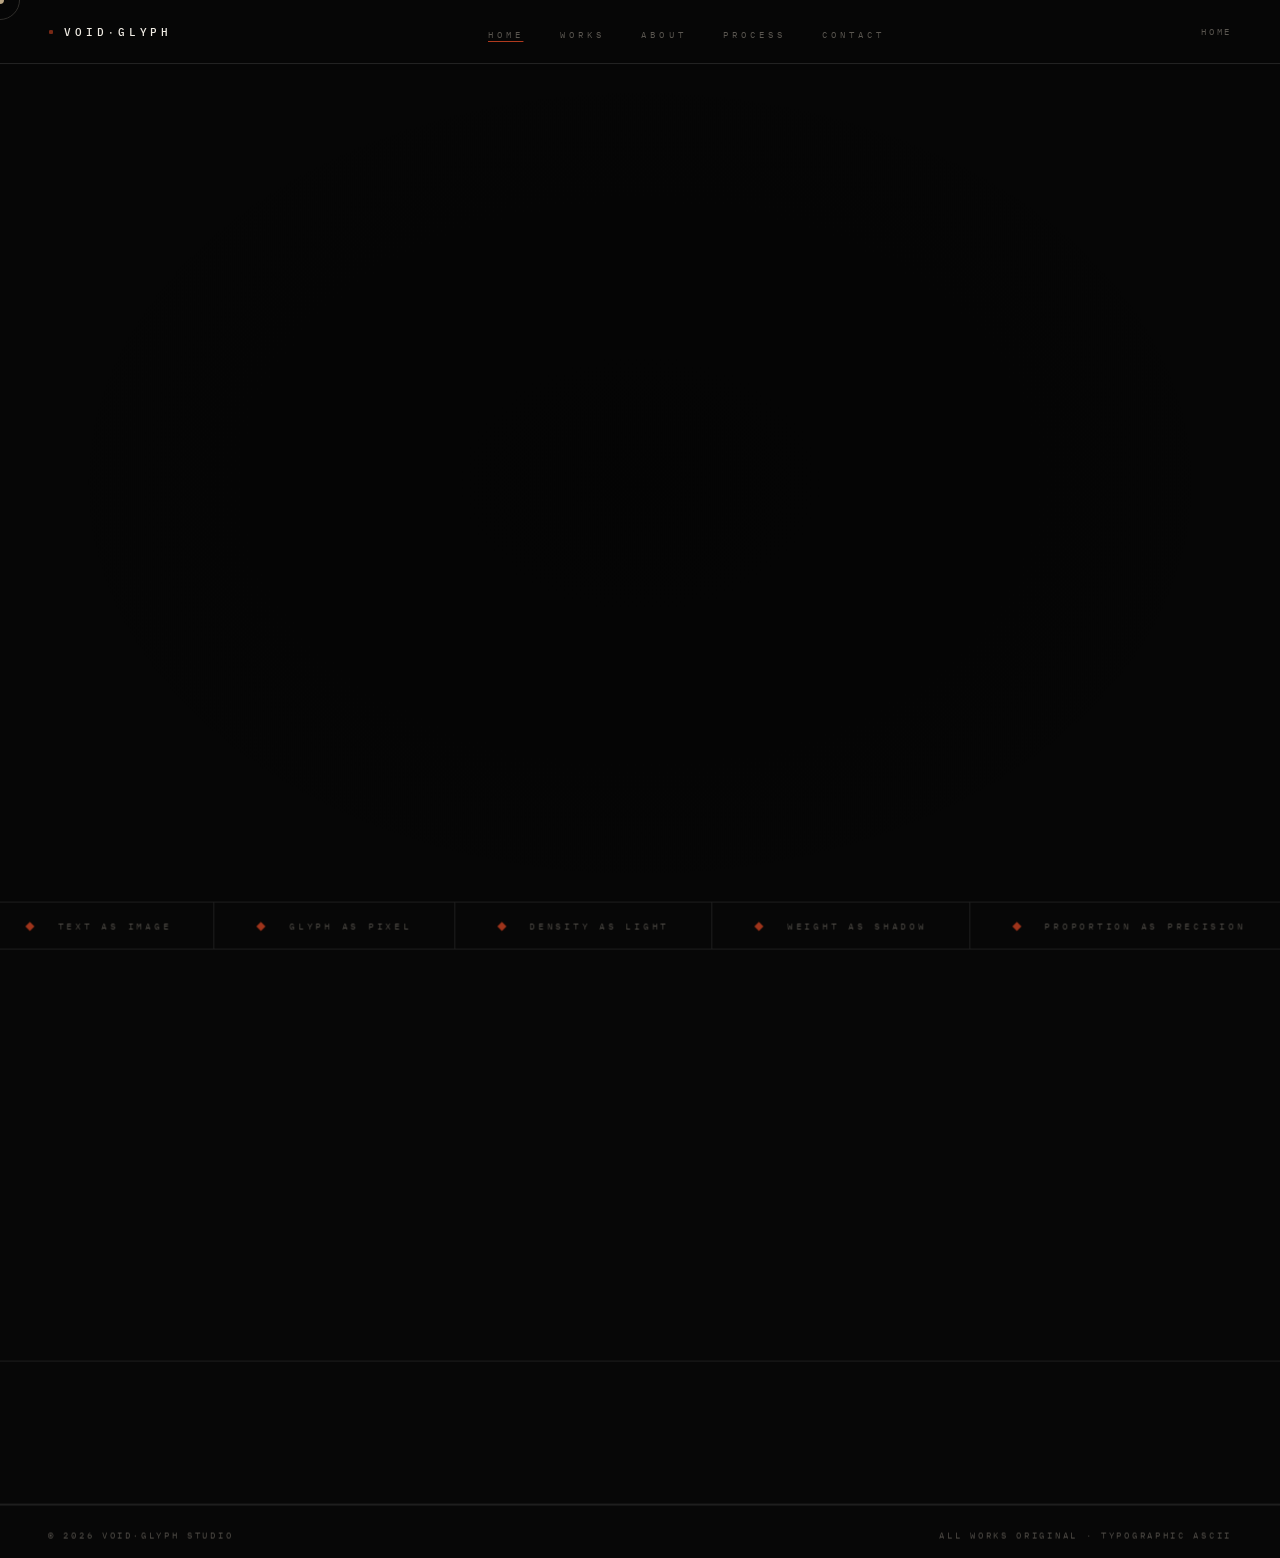
<file: voidglyph.html>
<!DOCTYPE html>
<html lang="en">
<head>
<meta charset="UTF-8">
<meta http-equiv="refresh" content="0; url=index.html">
<title>VOID∙GLYPH — Redirecting…</title>
</head>
<body>
<p>Loading VOID∙GLYPH… <a href="index.html">Click here if not redirected</a></p>
</body>
</html>
</file>
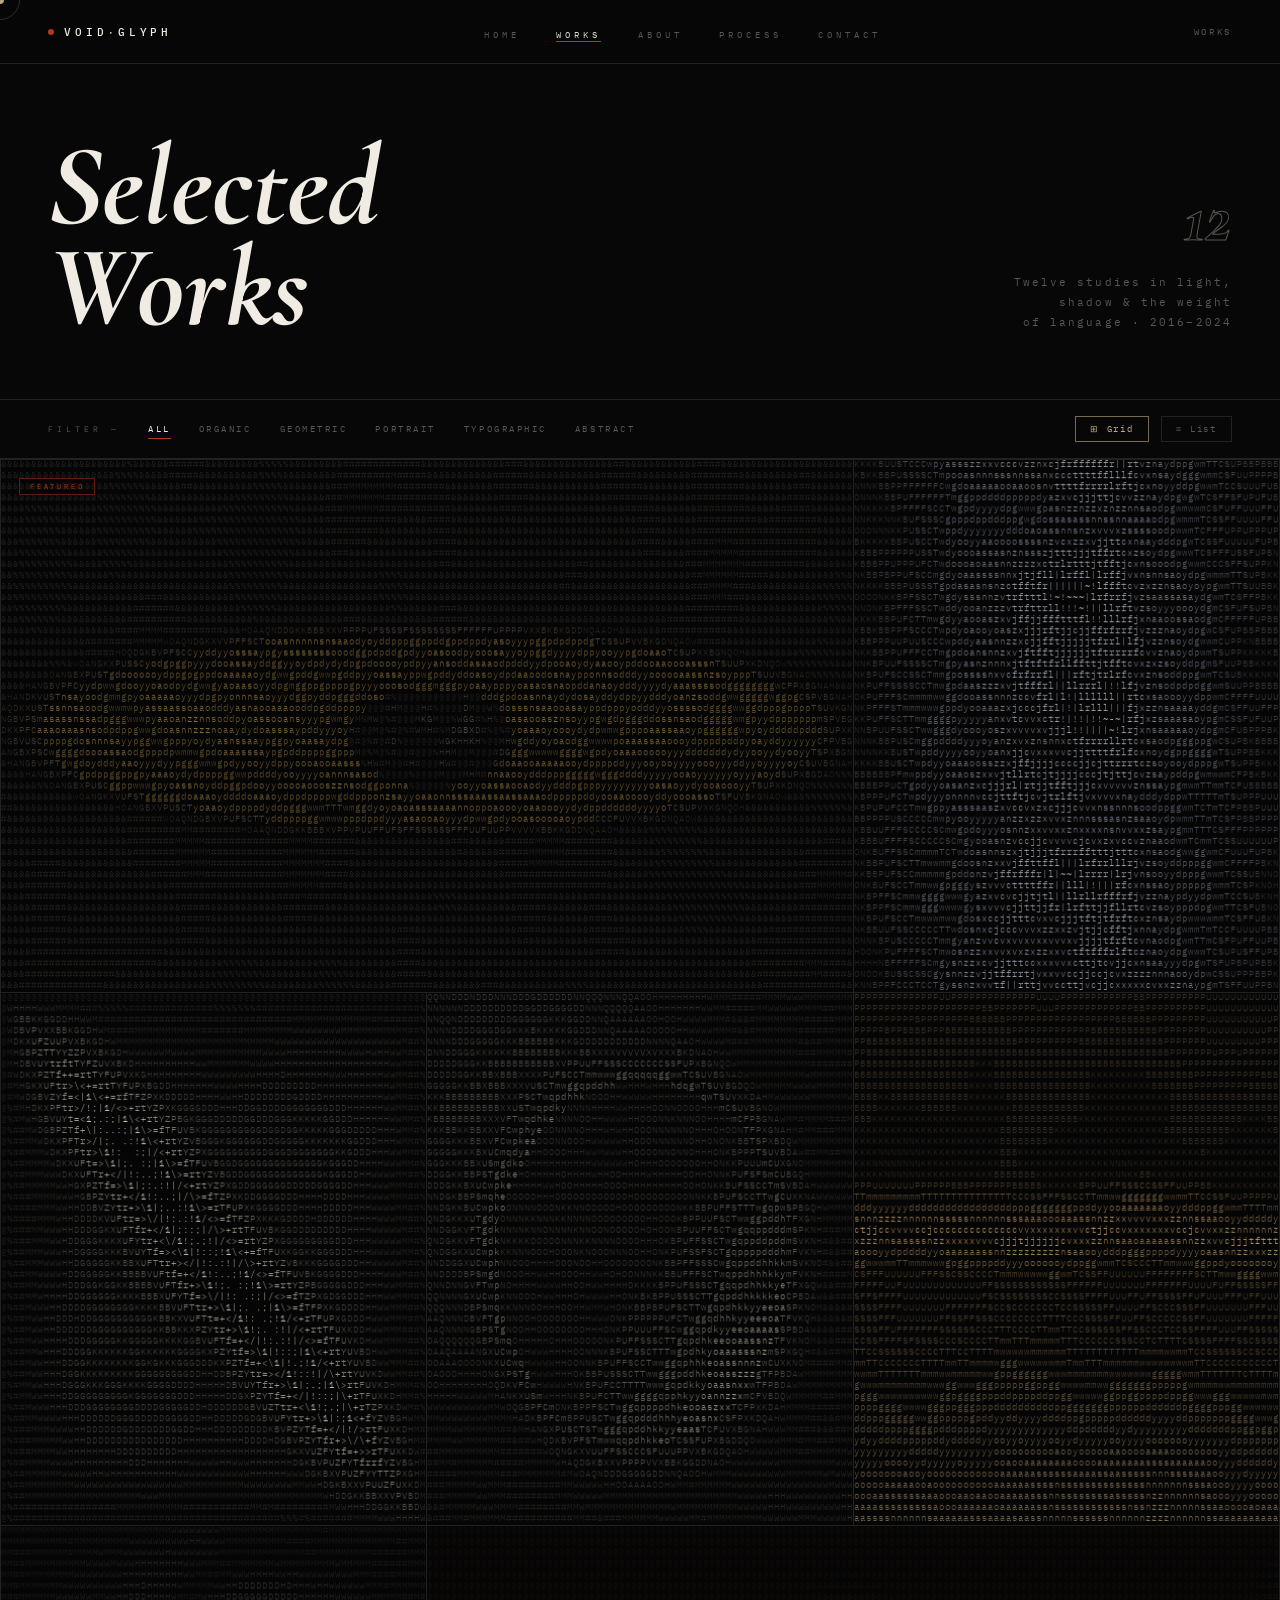
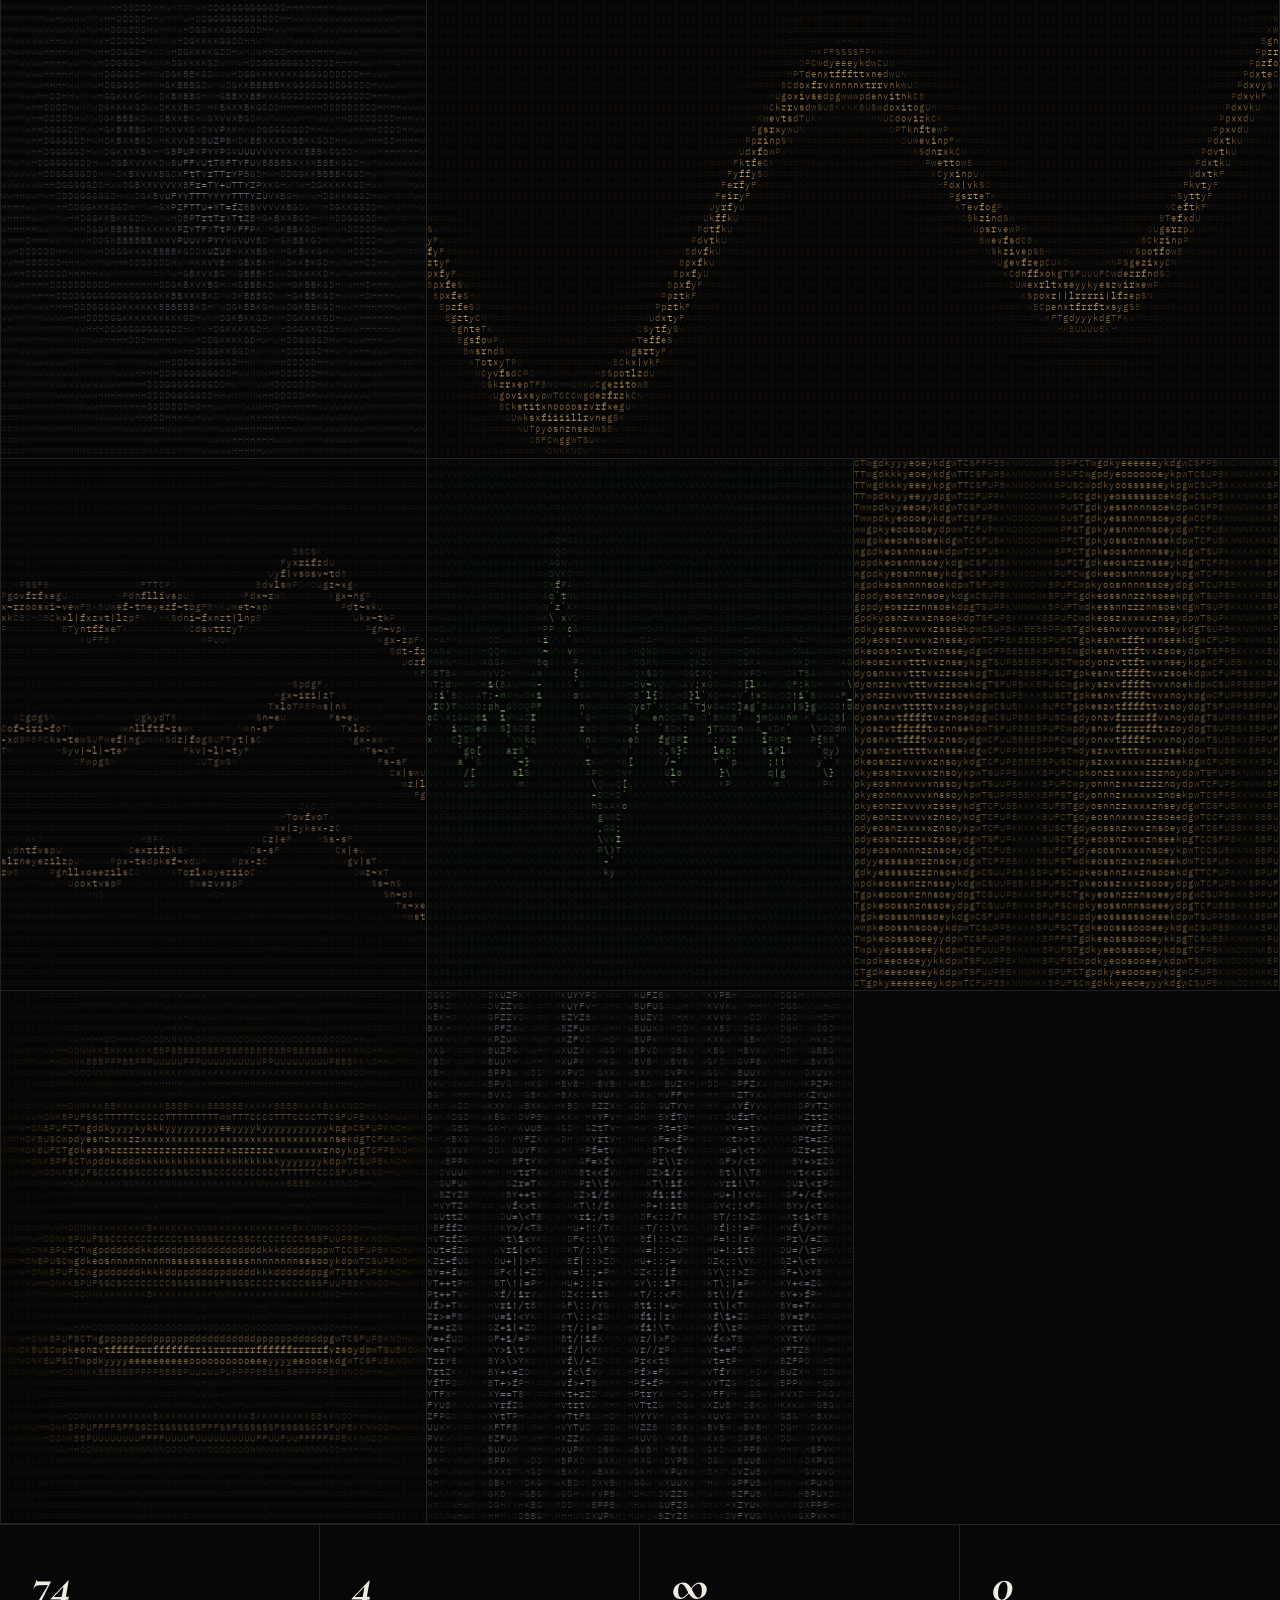
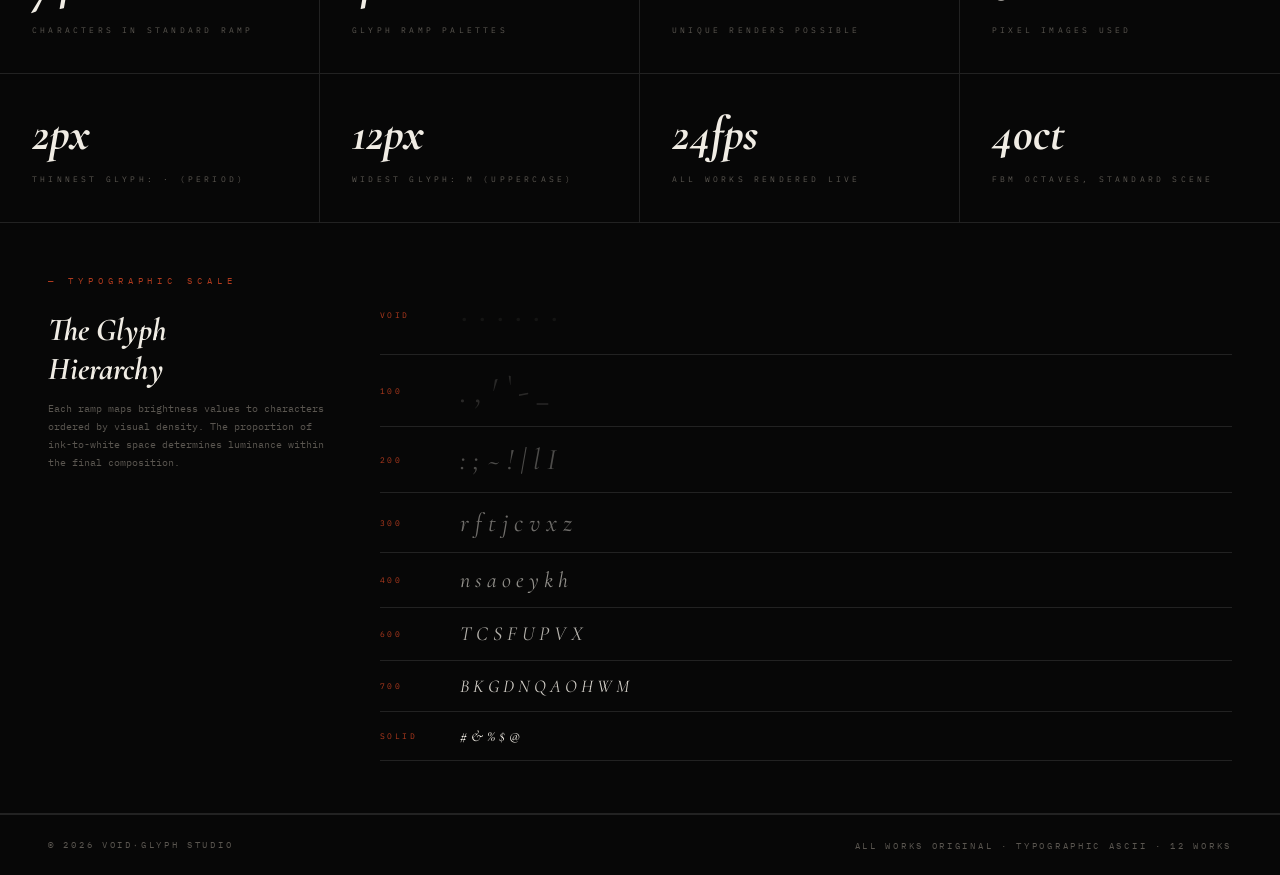
<file: works.html>
<!DOCTYPE html>
<html lang="en">
<head>
<meta charset="UTF-8">
<meta name="viewport" content="width=device-width, initial-scale=1.0">
<title>Works — VOID∙GLYPH</title>
<link rel="preconnect" href="https://fonts.googleapis.com">
<link rel="preconnect" href="https://fonts.gstatic.com" crossorigin>
<link rel="stylesheet" href="https://fonts.googleapis.com/css2?family=Cormorant+Garamond:ital,wght@0,300;0,400;0,600;0,700;1,300;1,400;1,600;1,700&family=IBM+Plex+Mono:ital,wght@0,300;0,400;0,500;1,300;1,400&display=swap">
<link rel="stylesheet" href="css/design.css">
<style>
.works-hero{padding:72px 48px 60px;border-bottom:var(--border);display:grid;grid-template-columns:1fr 1fr;align-items:end;gap:40px}
.works-hero h1{font-family:var(--font-display);font-size:clamp(52px,9vw,120px);font-weight:700;font-style:italic;color:var(--bright);line-height:.88}
.works-hero-right{display:flex;flex-direction:column;align-items:flex-end;gap:20px;padding-bottom:6px}
.works-hero-right p{font-size:10.5px;line-height:1.9;color:var(--fg-dim);letter-spacing:.2em;text-align:right}
.works-count{font-family:var(--font-display);font-size:72px;font-weight:700;font-style:italic;color:transparent;-webkit-text-stroke:1px var(--fg-dim);line-height:1}
.filter-bar{padding:16px 48px;border-bottom:var(--border);display:flex;align-items:center;gap:28px;overflow-x:auto;scrollbar-width:none}
.filter-bar::-webkit-scrollbar{display:none}
.filter-label{font-size:8px;letter-spacing:.5em;color:var(--fg-dim);text-transform:uppercase;white-space:nowrap;flex-shrink:0}
.filter-btn{font-family:var(--font-mono);font-size:8.5px;letter-spacing:.3em;text-transform:uppercase;color:var(--fg-dim);background:none;border:none;cursor:none;padding:4px 0;border-bottom:1px solid transparent;transition:all .25s;white-space:nowrap;flex-shrink:0}
.filter-btn:hover{color:var(--accent)}
.filter-btn.active{color:var(--bright);border-bottom-color:var(--red)}
.works-view-toggle{margin-left:auto;display:flex;gap:12px;flex-shrink:0}
.view-btn{background:none;border:var(--border);color:var(--fg-dim);font-family:var(--font-mono);font-size:9px;letter-spacing:.2em;padding:6px 14px;cursor:none;transition:all .25s}
.view-btn.active,.view-btn:hover{color:var(--accent);border-color:var(--accent2)}
.works-grid{display:grid;grid-template-columns:repeat(3,1fr);border-left:var(--border);border-top:var(--border)}
.works-grid.list-view{grid-template-columns:1fr;border-left:none}
.works-grid.list-view .work-card{aspect-ratio:unset;grid-column:span 1 !important;flex-direction:row;min-height:180px}
.works-grid.list-view .work-ascii-wrap{width:280px;flex-shrink:0;padding:20px}
.works-grid.list-view .work-info-static{display:flex;flex-direction:column;justify-content:center;padding:28px 36px;opacity:1;transform:none;position:relative;background:none}
.works-grid.list-view .work-info{display:none}
.works-grid.list-view .work-card::before{display:none}
.works-grid.list-view .work-card:hover .work-ascii-wrap{filter:none}
.works-grid.list-view .work-arrow{top:50%;transform:translateY(-50%) translate(-4px,0)}
.works-grid.list-view .work-card:hover .work-arrow{transform:translateY(-50%) translate(0,0)}
.work-card{border-right:var(--border);border-bottom:var(--border);position:relative;overflow:hidden;background:var(--bg2);cursor:none;aspect-ratio:4/5;display:flex;flex-direction:column;transition:background .3s}
.work-card.featured{grid-column:span 2;aspect-ratio:8/5}
.work-card.wide{grid-column:span 3;aspect-ratio:16/5}
.work-card::before{content:'';position:absolute;inset:0;background:rgba(7,7,7,.7);opacity:0;transition:opacity .35s;z-index:2;will-change:opacity}
.work-card:hover::before{opacity:1}
.work-card:hover .work-info{opacity:1;transform:translateY(0)}
.work-card:hover .work-ascii-wrap{filter:brightness(.5)}
.work-ascii-wrap{flex:1;overflow:hidden;display:flex;align-items:center;justify-content:center;transition:filter .35s;position:relative;min-height:0;will-change:filter}
/* PERF: canvas fills wrapper via absolute positioning */
.work-ascii-wrap canvas{display:block;position:absolute;inset:0;width:100% !important;height:100% !important}
.work-info{position:absolute;bottom:0;left:0;right:0;padding:56px 24px 22px;opacity:0;transform:translateY(10px);transition:all .35s var(--ease-out);z-index:3;background:linear-gradient(to top,rgba(7,7,7,.98) 0%,rgba(7,7,7,.6) 65%,transparent 100%);will-change:opacity,transform}
.work-num{font-size:7.5px;letter-spacing:.5em;color:var(--red);display:block;margin-bottom:5px}
.work-title{font-family:var(--font-display);font-size:24px;font-weight:700;font-style:italic;color:var(--bright);display:block;margin-bottom:4px}
.work-year{font-size:7.5px;letter-spacing:.4em;color:var(--fg-muted);display:block;margin-bottom:8px}
.work-medium{font-size:7.5px;letter-spacing:.18em;color:var(--fg-dim);display:block;margin-bottom:14px}
.work-detail-hint{font-size:7px;letter-spacing:.35em;color:var(--accent);text-transform:uppercase;display:flex;align-items:center;gap:8px}
.work-detail-hint::after{content:'';display:block;width:24px;height:1px;background:var(--accent)}
.work-info-static{display:none}
.work-info-static .work-num{color:var(--red);font-size:7.5px;letter-spacing:.5em;display:block;margin-bottom:8px}
.work-info-static .work-title{font-family:var(--font-display);font-size:28px;font-weight:700;font-style:italic;color:var(--bright);display:block;margin-bottom:6px}
.work-info-static .work-year{font-size:7.5px;letter-spacing:.4em;color:var(--fg-muted);display:block;margin-bottom:10px}
.work-info-static .work-medium{font-size:9px;letter-spacing:.14em;color:var(--fg-dim);display:block;margin-bottom:14px;line-height:1.6}
.work-info-static .work-tech-pills{display:flex;flex-wrap:wrap;gap:6px;margin-bottom:14px}
.work-info-static .work-desc{font-size:10px;line-height:1.8;color:var(--fg-muted);max-width:480px}
.work-arrow{position:absolute;top:22px;right:22px;font-size:15px;color:var(--accent);opacity:0;z-index:3;transform:translate(-4px,4px);transition:all .3s var(--ease-out);will-change:opacity,transform}
.work-card:hover .work-arrow{opacity:1;transform:translate(0,0)}
.work-tag{position:absolute;top:18px;left:18px;font-size:7px;letter-spacing:.4em;color:var(--red);border:1px solid var(--red-dim);padding:3px 10px;text-transform:uppercase;z-index:4}
.tech-pill{font-size:7px;letter-spacing:.25em;text-transform:uppercase;color:var(--fg-dim);border:1px solid #2a2a28;padding:3px 9px}
/* ── MODAL ── */
.modal-overlay{position:fixed;inset:0;z-index:500;background:rgba(7,7,7,.92);display:flex;align-items:center;justify-content:center;padding:24px;opacity:0;pointer-events:none;transition:opacity .4s;backdrop-filter:blur(8px);-webkit-backdrop-filter:blur(8px)}
.modal-overlay.open{opacity:1;pointer-events:all}
.modal{background:var(--bg2);border:var(--border);max-width:1080px;width:100%;max-height:90vh;overflow-y:auto;display:grid;grid-template-columns:1fr 1fr;transform:translateY(20px);transition:transform .4s var(--ease-out);scrollbar-width:thin;scrollbar-color:var(--fg-dim) var(--bg);will-change:transform}
.modal-overlay.open .modal{transform:translateY(0)}
.modal-canvas-side{position:relative;background:var(--bg);display:flex;align-items:center;justify-content:center;min-height:520px;overflow:hidden}
.modal-canvas-side::after{content:'';position:absolute;inset:0;background:radial-gradient(ellipse 80% 80% at 50% 50%,transparent 55%,rgba(7,7,7,.6) 100%);pointer-events:none}
#modal-canvas{display:block}
.modal-info-side{padding:48px 44px;display:flex;flex-direction:column;justify-content:space-between;border-left:var(--border);overflow-y:auto}
.modal-close{position:absolute;top:20px;right:20px;background:none;border:var(--border);color:var(--fg-dim);font-family:var(--font-mono);font-size:11px;padding:8px 14px;cursor:none;z-index:10;transition:all .25s}
.modal-close:hover{color:var(--bright);border-color:var(--fg-dim)}
.modal-num{font-size:9px;letter-spacing:.5em;color:var(--red);text-transform:uppercase;display:block;margin-bottom:12px}
.modal-title{font-family:var(--font-display);font-size:clamp(36px,5vw,56px);font-weight:700;font-style:italic;color:var(--bright);line-height:.9;margin-bottom:8px}
.modal-year{font-size:9px;letter-spacing:.4em;color:var(--fg-muted);display:block;margin-bottom:28px}
.modal-divider{height:1px;background:#222;margin:24px 0}
.modal-spec-grid{display:grid;grid-template-columns:1fr 1fr;gap:16px;margin-bottom:28px}
.modal-spec{display:flex;flex-direction:column;gap:5px}
.modal-spec-label{font-size:7.5px;letter-spacing:.45em;color:var(--red);text-transform:uppercase}
.modal-spec-val{font-size:10.5px;color:var(--fg-muted);line-height:1.5;letter-spacing:.05em}
.modal-desc{font-size:11px;line-height:1.88;color:var(--fg-muted);margin-bottom:24px}
.modal-process-note{padding:16px 20px;border-left:2px solid var(--red-dim);background:rgba(176,58,30,.05);margin-bottom:24px}
.modal-process-note p{font-size:10px;line-height:1.75;color:var(--fg-dim);font-style:italic}
.modal-tech-row{display:flex;flex-wrap:wrap;gap:7px;margin-bottom:28px}
.modal-glyph-excerpt{font-family:var(--font-mono);font-size:7px;line-height:1.4;letter-spacing:.3px;color:var(--fg-dim);border:var(--border);padding:14px;background:var(--bg);overflow:hidden;max-height:80px;margin-bottom:28px;white-space:pre}
.modal-nav{display:flex;gap:12px;margin-top:auto;padding-top:20px;border-top:var(--border)}
.modal-nav-btn{flex:1;background:none;border:var(--border);color:var(--fg-dim);font-family:var(--font-mono);font-size:8px;letter-spacing:.35em;text-transform:uppercase;padding:12px;cursor:none;transition:all .25s;text-align:center}
.modal-nav-btn:hover{color:var(--accent);border-color:var(--accent2)}
.typo-detail-section{border-top:var(--border);display:grid;grid-template-columns:repeat(4,1fr)}
.typo-stat-cell{padding:36px 32px;border-right:var(--border);border-bottom:var(--border)}
.typo-stat-cell:nth-child(4n){border-right:none}
.typo-stat-big{font-family:var(--font-display);font-size:48px;font-weight:700;font-style:italic;color:var(--bright);line-height:1;display:block;margin-bottom:8px}
.typo-stat-label{font-size:8px;letter-spacing:.4em;color:var(--fg-dim);text-transform:uppercase}
.type-ramp-section{border-bottom:var(--border);padding:52px 48px;display:grid;grid-template-columns:280px 1fr;gap:52px;align-items:start}
.type-ramp-label{position:sticky;top:80px}
.type-ramp-label h2{font-family:var(--font-display);font-size:32px;font-weight:700;font-style:italic;color:var(--bright);margin-bottom:12px}
.type-ramp-label p{font-size:10px;line-height:1.8;color:var(--fg-dim)}
.type-ramp-rows{display:flex;flex-direction:column}
.type-ramp-row{display:grid;grid-template-columns:60px 1fr;gap:20px;align-items:center;padding:14px 0;border-bottom:var(--border)}
.type-ramp-size{font-size:8px;letter-spacing:.3em;color:var(--red);text-transform:uppercase}
.type-ramp-sample{font-family:var(--font-display);font-style:italic;color:var(--bright);white-space:nowrap;overflow:hidden;text-overflow:ellipsis}
@media(max-width:1100px){.modal{grid-template-columns:1fr}.modal-canvas-side{min-height:320px}.modal-info-side{border-left:none;border-top:var(--border)}}
@media(max-width:960px){.works-hero{grid-template-columns:1fr}.works-hero-right{align-items:flex-start}.works-hero-right p{text-align:left}.works-grid{grid-template-columns:repeat(2,1fr)}.work-card.featured{grid-column:span 2}.work-card.wide{grid-column:span 2;aspect-ratio:8/5}.typo-detail-section{grid-template-columns:repeat(2,1fr)}.typo-stat-cell:nth-child(4n){border-right:var(--border)}.typo-stat-cell:nth-child(2n){border-right:none}.type-ramp-section{grid-template-columns:1fr}.type-ramp-label{position:static}.works-hero{padding:48px 28px 40px}.filter-bar{padding:16px 28px}}
@media(max-width:640px){.works-grid{grid-template-columns:1fr}.work-card.featured,.work-card.wide{grid-column:span 1;aspect-ratio:4/5}.modal-spec-grid{grid-template-columns:1fr}.works-grid.list-view .work-card{flex-direction:column}.works-grid.list-view .work-ascii-wrap{width:100%;height:200px;flex-shrink:0}}
</style>
</head>
<body>
<div id="cursor"></div>
<div id="cursor-trail"></div>

<nav id="nav">
  <a href="index.html" class="nav-logo"><div class="nav-logo-dot"></div>VOID∙GLYPH</a>
  <ul class="nav-links">
    <li><a href="index.html">Home</a></li>
    <li><a href="works.html">Works</a></li>
    <li><a href="about.html">About</a></li>
    <li><a href="process.html">Process</a></li>
    <li><a href="contact.html">Contact</a></li>
  </ul>
  <span class="nav-page-indicator" id="nav-indicator"></span>
</nav>

<div class="modal-overlay" id="modal-overlay">
  <div class="modal" id="modal">
    <div class="modal-canvas-side">
      <button class="modal-close" id="modal-close" title="Close">✕ Close</button>
      <canvas id="modal-canvas"></canvas>
    </div>
    <div class="modal-info-side" id="modal-info"></div>
  </div>
</div>

<div class="page-wrap">
  <div class="works-hero">
    <h1 class="fade-up">Selected<br>Works</h1>
    <div class="works-hero-right fade-up">
      <span class="works-count">12</span>
      <p>Twelve studies in light,<br>shadow &amp; the weight<br>of language · 2016–2024</p>
    </div>
  </div>

  <div class="filter-bar">
    <span class="filter-label">Filter —</span>
    <button class="filter-btn active" data-filter="all">All</button>
    <button class="filter-btn" data-filter="organic">Organic</button>
    <button class="filter-btn" data-filter="geometric">Geometric</button>
    <button class="filter-btn" data-filter="portrait">Portrait</button>
    <button class="filter-btn" data-filter="typographic">Typographic</button>
    <button class="filter-btn" data-filter="abstract">Abstract</button>
    <div class="works-view-toggle">
      <button class="view-btn active" id="view-grid">⊞ Grid</button>
      <button class="view-btn" id="view-list">≡ List</button>
    </div>
  </div>

  <div class="works-grid" id="works-grid">
    <div class="work-card featured" data-category="organic" data-index="0">
      <div class="work-tag">Featured</div>
      <div class="work-ascii-wrap"><canvas id="wk0"></canvas></div>
      <div class="work-info"><span class="work-num">No. 01</span><span class="work-title">Oculus</span><span class="work-year">2024</span><span class="work-medium">Proportional · Eye iris study · Ellipse SDF + angular fBm</span><span class="work-detail-hint">View detail</span></div>
      <div class="work-info-static"><span class="work-num">No. 01</span><span class="work-title">Oculus</span><span class="work-year">2024</span><span class="work-medium">IBM Plex Mono 300 · Ellipse SDF + angular fBm · 4-octave Perlin</span><div class="work-tech-pills"><span class="tech-pill">Organic</span><span class="tech-pill">SDF</span><span class="tech-pill">fBm</span></div><p class="work-desc">The iris as architecture — characters chosen for brightness and measured pixel width to sculpt tonal depth impossible in monospace.</p></div>
      <span class="work-arrow">↗</span>
    </div>
    <div class="work-card" data-category="organic" data-index="1">
      <div class="work-ascii-wrap"><canvas id="wk1"></canvas></div>
      <div class="work-info"><span class="work-num">No. 02</span><span class="work-title">Cascade</span><span class="work-year">2023</span><span class="work-medium">IBM Plex Mono · Vertical waterfall flow</span><span class="work-detail-hint">View detail</span></div>
      <div class="work-info-static"><span class="work-num">No. 02</span><span class="work-title">Cascade</span><span class="work-year">2023</span><span class="work-medium">IBM Plex Mono Light · 5-octave vertical fBm with time offset</span><div class="work-tech-pills"><span class="tech-pill">Organic</span><span class="tech-pill">Flow</span><span class="tech-pill">Cool Palette</span></div><p class="work-desc">Water rendered in text — vertical noise displacement creates the illusion of downward flow with turbulent edge-fade.</p></div>
      <span class="work-arrow">↗</span>
    </div>
    <div class="work-card" data-category="geometric" data-index="2">
      <div class="work-ascii-wrap"><canvas id="wk2"></canvas></div>
      <div class="work-info"><span class="work-num">No. 03</span><span class="work-title">Meridian</span><span class="work-year">2023</span><span class="work-medium">Garamond Italic · Diagonal chiaroscuro</span><span class="work-detail-hint">View detail</span></div>
      <div class="work-info-static"><span class="work-num">No. 03</span><span class="work-title">Meridian</span><span class="work-year">2023</span><span class="work-medium">Garamond Italic · Diagonal SDF beam + scattered Perlin noise</span><div class="work-tech-pills"><span class="tech-pill">Geometric</span><span class="tech-pill">Light Beam</span><span class="tech-pill">Warm Palette</span></div><p class="work-desc">A single shaft of light crosses the grid diagonally — noise scatter simulates atmospheric diffusion through the character field.</p></div>
      <span class="work-arrow">↗</span>
    </div>
    <div class="work-card" data-category="geometric" data-index="3">
      <div class="work-ascii-wrap"><canvas id="wk3"></canvas></div>
      <div class="work-info"><span class="work-num">No. 04</span><span class="work-title">Penumbra</span><span class="work-year">2022</span><span class="work-medium">Futura Bold · Sphere SDF with Lambertian shading</span><span class="work-detail-hint">View detail</span></div>
      <div class="work-info-static"><span class="work-num">No. 04</span><span class="work-title">Penumbra</span><span class="work-year">2023</span><span class="work-medium">IBM Plex Mono · Sphere SDF · Lambertian diffuse + rim glow</span><div class="work-tech-pills"><span class="tech-pill">Geometric</span><span class="tech-pill">SDF</span><span class="tech-pill">Shading</span></div><p class="work-desc">A sphere illuminated from above-left — the Lambertian reflectance model applied through glyph density, creating photorealistic shadow.</p></div>
      <span class="work-arrow">↗</span>
    </div>
    <div class="work-card" data-category="abstract" data-index="4">
      <div class="work-ascii-wrap"><canvas id="wk4"></canvas></div>
      <div class="work-info"><span class="work-num">No. 05</span><span class="work-title">Liminal</span><span class="work-year">2021</span><span class="work-medium">Variable weight · Atmospheric foggy horizon</span><span class="work-detail-hint">View detail</span></div>
      <div class="work-info-static"><span class="work-num">No. 05</span><span class="work-title">Liminal</span><span class="work-year">2021</span><span class="work-medium">IBM Plex Mono · Layered atmospheric fBm · Warm amber horizon</span><div class="work-tech-pills"><span class="tech-pill">Abstract</span><span class="tech-pill">Atmosphere</span><span class="tech-pill">Horizon</span></div><p class="work-desc">The moment before and after — a horizon line that breathes with the noise, lit by an amber glow that bleeds into ground fog.</p></div>
      <span class="work-arrow">↗</span>
    </div>
    <div class="work-card" data-category="abstract" data-index="5">
      <div class="work-ascii-wrap"><canvas id="wk5"></canvas></div>
      <div class="work-info"><span class="work-num">No. 06</span><span class="work-title">Threshold</span><span class="work-year">2019</span><span class="work-medium">Didot Hairline · Logarithmic spiral vortex</span><span class="work-detail-hint">View detail</span></div>
      <div class="work-info-static"><span class="work-num">No. 06</span><span class="work-title">Threshold</span><span class="work-year">2019</span><span class="work-medium">IBM Plex Mono · Logarithmic spiral SDF · Radial fBm overlay</span><div class="work-tech-pills"><span class="tech-pill">Abstract</span><span class="tech-pill">Spiral</span><span class="tech-pill">Cool Palette</span></div><p class="work-desc">A vortex defined by polar mathematics — the spiral arms emerge from the intersection of angle, radius, and noise time.</p></div>
      <span class="work-arrow">↗</span>
    </div>
    <div class="work-card featured" data-category="typographic" data-index="6">
      <div class="work-ascii-wrap"><canvas id="wk6"></canvas></div>
      <div class="work-info"><span class="work-num">No. 07</span><span class="work-title">Logotype Wave</span><span class="work-year">2024</span><span class="work-medium">Proportional glyphs · Sinusoidal text displacement · Waveform sculpting</span><span class="work-detail-hint">View detail</span></div>
      <div class="work-info-static"><span class="work-num">No. 07</span><span class="work-title">Logotype Wave</span><span class="work-year">2024</span><span class="work-medium">IBM Plex Mono Light · Sinusoidal column offset · Phase-shifted fBm layers</span><div class="work-tech-pills"><span class="tech-pill">Typographic</span><span class="tech-pill">Wave</span><span class="tech-pill">Displacement</span></div><p class="work-desc">Typographic columns displaced by a compound sine wave — the letterforms themselves become the medium of the waveform rather than the message.</p></div>
      <span class="work-arrow">↗</span>
    </div>
    <div class="work-card" data-category="typographic" data-index="7">
      <div class="work-ascii-wrap"><canvas id="wk7"></canvas></div>
      <div class="work-info"><span class="work-num">No. 08</span><span class="work-title">Baseline Drift</span><span class="work-year">2023</span><span class="work-medium">Proportional · Vertical drift · Typographic rhythm study</span><span class="work-detail-hint">View detail</span></div>
      <div class="work-info-static"><span class="work-num">No. 08</span><span class="work-title">Baseline Drift</span><span class="work-year">2023</span><span class="work-medium">IBM Plex Mono · Per-column vertical offset · Noise-driven baseline shift</span><div class="work-tech-pills"><span class="tech-pill">Typographic</span><span class="tech-pill">Rhythm</span><span class="tech-pill">Baseline</span></div><p class="work-desc">Typographic baselines as subject — each column drifts independently on a noise-time path, making the invisible grid visible and unstable.</p></div>
      <span class="work-arrow">↗</span>
    </div>
    <div class="work-card" data-category="typographic" data-index="8">
      <div class="work-ascii-wrap"><canvas id="wk8"></canvas></div>
      <div class="work-info"><span class="work-num">No. 09</span><span class="work-title">Glyph Rain</span><span class="work-year">2023</span><span class="work-medium">Cascade density · Per-column phase · Luminance waterfall</span><span class="work-detail-hint">View detail</span></div>
      <div class="work-info-static"><span class="work-num">No. 09</span><span class="work-title">Glyph Rain</span><span class="work-year">2023</span><span class="work-medium">IBM Plex Mono · Per-column sinusoidal phase · Exponential decay trail</span><div class="work-tech-pills"><span class="tech-pill">Typographic</span><span class="tech-pill">Rain</span><span class="tech-pill">Cascade</span></div><p class="work-desc">Characters fall with independent phase offsets per column — density trails simulate a luminous precipitation of pure letterform.</p></div>
      <span class="work-arrow">↗</span>
    </div>
    <div class="work-card" data-category="typographic" data-index="9">
      <div class="work-ascii-wrap"><canvas id="wk9"></canvas></div>
      <div class="work-info"><span class="work-num">No. 10</span><span class="work-title">Kern Study</span><span class="work-year">2022</span><span class="work-medium">Inter-glyph spacing · Density bands · Kerning as form</span><span class="work-detail-hint">View detail</span></div>
      <div class="work-info-static"><span class="work-num">No. 10</span><span class="work-title">Kern Study</span><span class="work-year">2022</span><span class="work-medium">IBM Plex Mono · Horizontal density gradient · Noise-perturbed kerning bands</span><div class="work-tech-pills"><span class="tech-pill">Typographic</span><span class="tech-pill">Spacing</span><span class="tech-pill">Gradient</span></div><p class="work-desc">Kerning — the negative space between letters — made tangible as a field. Horizontal density bands shift with noise, making space itself the subject.</p></div>
      <span class="work-arrow">↗</span>
    </div>
    <div class="work-card" data-category="typographic" data-index="10">
      <div class="work-ascii-wrap"><canvas id="wk10"></canvas></div>
      <div class="work-info"><span class="work-num">No. 11</span><span class="work-title">Ascender</span><span class="work-year">2022</span><span class="work-medium">Vertical zones · Uppercase gravity · Height-field typography</span><span class="work-detail-hint">View detail</span></div>
      <div class="work-info-static"><span class="work-num">No. 11</span><span class="work-title">Ascender</span><span class="work-year">2022</span><span class="work-medium">IBM Plex Mono · Vertical zone gradient · Cap-height mapped glyph ramps</span><div class="work-tech-pills"><span class="tech-pill">Typographic</span><span class="tech-pill">Zones</span><span class="tech-pill">Cap Height</span></div><p class="work-desc">The typographic vertical axis — cap height, x-height, baseline, descender — made spatial through brightness and glyph selection that maps density to height.</p></div>
      <span class="work-arrow">↗</span>
    </div>
    <div class="work-card" data-category="geometric" data-index="11">
      <div class="work-ascii-wrap"><canvas id="wk11"></canvas></div>
      <div class="work-info"><span class="work-num">No. 12</span><span class="work-title">Moiré</span><span class="work-year">2016</span><span class="work-medium">Interference pattern · Two-frequency grid · Phase modulation</span><span class="work-detail-hint">View detail</span></div>
      <div class="work-info-static"><span class="work-num">No. 12</span><span class="work-title">Moiré</span><span class="work-year">2016</span><span class="work-medium">IBM Plex Mono · Dual sinusoidal interference · Phase-animated beating</span><div class="work-tech-pills"><span class="tech-pill">Geometric</span><span class="tech-pill">Interference</span><span class="tech-pill">Moiré</span></div><p class="work-desc">Two sine grids at slightly different frequencies produce an interference moiré — the beating pattern animated in real time through phase drift.</p></div>
      <span class="work-arrow">↗</span>
    </div>
  </div>

  <section class="typo-detail-section fade-up">
    <div class="typo-stat-cell"><span class="typo-stat-big">74</span><span class="typo-stat-label">Characters in Standard Ramp</span></div>
    <div class="typo-stat-cell"><span class="typo-stat-big">4</span><span class="typo-stat-label">Glyph Ramp Palettes</span></div>
    <div class="typo-stat-cell"><span class="typo-stat-big">∞</span><span class="typo-stat-label">Unique Renders Possible</span></div>
    <div class="typo-stat-cell"><span class="typo-stat-big">0</span><span class="typo-stat-label">Pixel Images Used</span></div>
    <div class="typo-stat-cell"><span class="typo-stat-big">2px</span><span class="typo-stat-label">Thinnest Glyph: · (period)</span></div>
    <div class="typo-stat-cell"><span class="typo-stat-big">12px</span><span class="typo-stat-label">Widest Glyph: M (uppercase)</span></div>
    <div class="typo-stat-cell"><span class="typo-stat-big">24fps</span><span class="typo-stat-label">All works rendered live</span></div>
    <div class="typo-stat-cell"><span class="typo-stat-big">4oct</span><span class="typo-stat-label">fBm octaves, standard scene</span></div>
  </section>

  <section class="type-ramp-section fade-up">
    <div class="type-ramp-label">
      <span class="label">— Typographic Scale</span>
      <h2>The Glyph<br>Hierarchy</h2>
      <p>Each ramp maps brightness values to characters ordered by visual density. The proportion of ink-to-white space determines luminance within the final composition.</p>
    </div>
    <div class="type-ramp-rows">
      <div class="type-ramp-row"><span class="type-ramp-size">VOID</span><span class="type-ramp-sample" style="font-size:42px;color:rgba(240,236,228,.06)">· · · · · ·</span></div>
      <div class="type-ramp-row"><span class="type-ramp-size">100</span><span class="type-ramp-sample" style="font-size:36px;color:rgba(240,236,228,.15)">. , ' ` - _</span></div>
      <div class="type-ramp-row"><span class="type-ramp-size">200</span><span class="type-ramp-sample" style="font-size:30px;color:rgba(240,236,228,.3)">: ; ~ ! | l I</span></div>
      <div class="type-ramp-row"><span class="type-ramp-size">300</span><span class="type-ramp-sample" style="font-size:26px;color:rgba(240,236,228,.45)">r f t j c v x z</span></div>
      <div class="type-ramp-row"><span class="type-ramp-size">400</span><span class="type-ramp-sample" style="font-size:22px;color:rgba(240,236,228,.6)">n s a o e y k h</span></div>
      <div class="type-ramp-row"><span class="type-ramp-size">600</span><span class="type-ramp-sample" style="font-size:20px;color:rgba(240,236,228,.75)">T C S F U P V X</span></div>
      <div class="type-ramp-row"><span class="type-ramp-size">700</span><span class="type-ramp-sample" style="font-size:18px;color:rgba(240,236,228,.88)">B K G D N Q A O H W M</span></div>
      <div class="type-ramp-row"><span class="type-ramp-size">SOLID</span><span class="type-ramp-sample" style="font-size:16px;color:rgba(240,236,228,1)"># &amp; % $ @</span></div>
    </div>
  </section>

  <footer id="footer"><span>© 2026 VOID∙GLYPH Studio</span><span>All works original · Typographic ASCII · 12 works</span></footer>
</div>

<script src="js/ascii-engine.js"></script>
<script src="js/shared.js"></script>
<script>
'use strict';

/* ─── WORKS DATA ─── */
const WORKS = [
  { num:'01',title:'Oculus',year:'2024',medium:'IBM Plex Mono Light · 300wt',algorithm:'Ellipse SDF + angular fBm',dimensions:'64 × 40 cols/rows',technique:'Proportional canvas',tags:['Organic','SDF','fBm'],desc:'The iris as architecture. Dense glyphs anchor shadow; hairline glyphs breathe in light.',note:'The iris ramp uses three overlapping fBm octaves sampled in polar coordinates around the pupil centre.',fn:ASCII.scenes.eye,fontSize:9,sp:.85},
  { num:'02',title:'Cascade',year:'2023',medium:'IBM Plex Mono Light · 300wt',algorithm:'Vertical fBm with time offset',dimensions:'36 × 44 cols/rows',technique:'5-octave flow field',tags:['Organic','Flow','Cool Palette'],desc:'Water rendered in text — vertical noise displacement creates the illusion of downward flow.',note:'The flow field is a 5-octave fBm with the y-axis offset by time.',fn:ASCII.scenes.cascade,fontSize:8.5,sp:1.1},
  { num:'03',title:'Meridian',year:'2023',medium:'IBM Plex Mono Light · 300wt',algorithm:'Diagonal SDF beam + Perlin scatter',dimensions:'36 × 44 cols/rows',technique:'Chiaroscuro beam',tags:['Geometric','Light Beam','Warm Palette'],desc:'A single shaft of light crosses the grid diagonally.',note:'The beam is computed as a signed distance to a diagonal line y=x, modulated by sin(t).',fn:ASCII.scenes.meridian,fontSize:8.5,sp:.7},
  { num:'04',title:'Penumbra',year:'2022',medium:'IBM Plex Mono Light · 300wt',algorithm:'Sphere SDF · Lambertian diffuse',dimensions:'36 × 44 cols/rows',technique:'Photorealistic shading',tags:['Geometric','SDF','Shading'],desc:'A sphere illuminated from above-left — the Lambertian reflectance model through glyph density.',note:'Surface normal at each point computed from sphere SDF gradient.',fn:ASCII.scenes.penumbra,fontSize:8.5,sp:.6},
  { num:'05',title:'Liminal',year:'2021',medium:'IBM Plex Mono Light · 300wt',algorithm:'Layered atmospheric fBm',dimensions:'36 × 44 cols/rows',technique:'Atmospheric horizon',tags:['Abstract','Atmosphere','Horizon'],desc:'The moment before and after — a horizon line that breathes with the noise.',note:'The horizon is a noise-perturbed horizontal line at y≈0.44.',fn:ASCII.scenes.liminal,fontSize:8.5,sp:.9},
  { num:'06',title:'Threshold',year:'2019',medium:'IBM Plex Mono Light · 300wt',algorithm:'Logarithmic spiral SDF',dimensions:'36 × 44 cols/rows',technique:'Polar mathematics',tags:['Abstract','Spiral','Cool Palette'],desc:'A vortex defined by polar mathematics — spiral arms from angle, radius, and noise.',note:'The spiral function is |sin(θ·4 − r·7.5 + t·0.28)| in polar coordinates.',fn:ASCII.scenes.threshold,fontSize:8.5,sp:1.0},
  { num:'07',title:'Logotype Wave',year:'2024',medium:'IBM Plex Mono Light · 300wt',algorithm:'Compound sinusoidal wave displacement',dimensions:'62 × 26 cols/rows',technique:'Waveform typographic sculpting',tags:['Typographic','Wave','Displacement'],desc:'Two frequencies beating against each other produce the waveform, the letterforms the medium.',note:'Two sine waves (f₁=3.2, f₂=1.1) combine with independent phase velocities.',fn:ASCII.scenes.logotypeWave,fontSize:9,sp:.7},
  { num:'08',title:'Baseline Drift',year:'2023',medium:'IBM Plex Mono Light · 300wt',algorithm:'Per-column noise-driven baseline displacement',dimensions:'36 × 44 cols/rows',technique:'Typographic rhythm study',tags:['Typographic','Rhythm','Baseline'],desc:'Each column drifts independently on a noise-time path, making the invisible grid visible.',note:'Three horizontal zones rendered as thin density bands. Each column\'s y-offset driven by 1D noise.',fn:ASCII.scenes.baselineDrift,fontSize:8.5,sp:.9},
  { num:'09',title:'Glyph Rain',year:'2023',medium:'IBM Plex Mono Light · 300wt',algorithm:'Per-column phase sinusoidal drop + exponential trail',dimensions:'36 × 44 cols/rows',technique:'Luminance precipitation',tags:['Typographic','Rain','Cascade'],desc:'Characters fall with independent phase offsets per column.',note:'Each column has a unique speed (0.4–1.2×) and phase seeded by column-index noise.',fn:ASCII.scenes.glyphRain,fontSize:8.5,sp:1.0},
  { num:'10',title:'Kern Study',year:'2022',medium:'IBM Plex Mono Light · 300wt',algorithm:'Horizontal density gradient · noise-perturbed kerning bands',dimensions:'36 × 44 cols/rows',technique:'Negative space as form',tags:['Typographic','Spacing','Gradient'],desc:'Kerning — the negative space between letters — made tangible.',note:'A sine wave across the x-axis creates alternating light/dense vertical bands at frequency 3.8.',fn:ASCII.scenes.kernStudy,fontSize:8.5,sp:.8},
  { num:'11',title:'Ascender',year:'2022',medium:'IBM Plex Mono Light · 300wt',algorithm:'Vertical typographic zone mapping',dimensions:'36 × 44 cols/rows',technique:'Cap-height height field',tags:['Typographic','Zones','Cap Height'],desc:'The typographic vertical axis made spatial through brightness and glyph selection.',note:'Five typographic zones rendered as gaussian bands at fixed y positions.',fn:ASCII.scenes.ascender,fontSize:8.5,sp:.6},
  { num:'12',title:'Moiré',year:'2016',medium:'IBM Plex Mono Light · 300wt',algorithm:'Dual sinusoidal grid interference',dimensions:'36 × 44 cols/rows',technique:'Phase-animated beating pattern',tags:['Geometric','Interference','Moiré'],desc:'Two sine grids at slightly different spatial frequencies produce an interference moiré.',note:'Grid 1 is axis-aligned (θ=0°), grid 2 is rotated by 12.6°.',fn:ASCII.scenes.moire,fontSize:8.5,sp:.5},
];

/* ─── CARD INIT: lazy via IntersectionObserver, pause when hidden ─── */
const cardCtxs = new Map();

function initCards() {
  document.querySelectorAll('.work-card').forEach(card => {
    const idx = parseInt(card.dataset.index);
    const w   = WORKS[idx];
    if (!w) return;
    const canvas = card.querySelector('canvas');
    if (!canvas) return;

    // Cache context
    const ctx = canvas.getContext('2d');
    cardCtxs.set(idx, ctx);

    const iob = new IntersectionObserver(([e]) => {
      if (e.isIntersecting) {
        ASCII.Scheduler.add('card-' + idx, t => {
          ASCII.renderFill(canvas, ctx, w.fn, t * w.sp, w.fontSize);
        }, 24); // 24fps — half of 60, imperceptible for ASCII
      } else {
        ASCII.Scheduler.remove('card-' + idx);
      }
    }, { threshold: 0.04 });
    iob.observe(card);

    card.addEventListener('click', () => openModal(idx));
  });
}

// Pause all when tab hidden
document.addEventListener('visibilitychange', () => {
  if (document.hidden) ASCII.Scheduler.removeAll();
  else initCards();
});

if (document.fonts && document.fonts.ready) {
  document.fonts.ready.then(initCards);
} else {
  window.addEventListener('load', initCards);
}

/* ─── MODAL ─── */
let modalIndex = -1;
const modalLoopId = 'modal-loop';
let modalCtx = null;

function openModal(idx) {
  const w = WORKS[idx];
  if (!w) return;
  modalIndex = idx;

  const info = document.getElementById('modal-info');
  info.innerHTML = `
    <div>
      <span class="modal-num">No. ${w.num}</span>
      <h2 class="modal-title">${w.title}</h2>
      <span class="modal-year">${w.year}</span>
      <div class="modal-spec-grid">
        <div class="modal-spec"><span class="modal-spec-label">Medium</span><span class="modal-spec-val">${w.medium}</span></div>
        <div class="modal-spec"><span class="modal-spec-label">Algorithm</span><span class="modal-spec-val">${w.algorithm}</span></div>
        <div class="modal-spec"><span class="modal-spec-label">Grid</span><span class="modal-spec-val">${w.dimensions}</span></div>
        <div class="modal-spec"><span class="modal-spec-label">Technique</span><span class="modal-spec-val">${w.technique}</span></div>
      </div>
      <div class="modal-divider"></div>
      <p class="modal-desc">${w.desc}</p>
      <div class="modal-process-note"><p><strong style="color:var(--accent);font-style:normal">Technical note —</strong> ${w.note}</p></div>
      <div class="modal-tech-row">${w.tags.map(tg=>`<span class="tech-pill">${tg}</span>`).join('')}</div>
      <div class="modal-glyph-excerpt" id="modal-excerpt">Loading…</div>
    </div>
    <div class="modal-nav">
      <button class="modal-nav-btn" id="modal-prev">← Prev</button>
      <button class="modal-nav-btn" id="modal-next">Next →</button>
    </div>`;

  document.getElementById('modal-prev').addEventListener('click', e => { e.stopPropagation(); openModal((idx-1+WORKS.length)%WORKS.length); });
  document.getElementById('modal-next').addEventListener('click', e => { e.stopPropagation(); openModal((idx+1)%WORKS.length); });

  const mc = document.getElementById('modal-canvas');
  if (!modalCtx) modalCtx = mc.getContext('2d');

  ASCII.Scheduler.remove(modalLoopId);
  let firstFrame = true;
  ASCII.Scheduler.add(modalLoopId, t => {
    ASCII.renderFixed(mc, modalCtx, 52, 38, w.fn, t * w.sp, 10);
    if (firstFrame) { firstFrame = false; setTimeout(() => buildExcerpt(w), 80); }
  }, 30);

  document.getElementById('modal-overlay').classList.add('open');
  document.body.style.overflow = 'hidden';
}

function buildExcerpt(w) {
  const ex = document.getElementById('modal-excerpt');
  if (!ex) return;
  const cols2=58, rows2=5; let txt='';
  for (let r=0; r<rows2; r++) {
    for (let c=0; c<cols2; c++) { const {ch} = w.fn(c,r,cols2,rows2,0.5); txt+=ch; }
    if (r<rows2-1) txt+='\n';
  }
  ex.textContent = txt;
}

function closeModal() {
  ASCII.Scheduler.remove(modalLoopId);
  document.getElementById('modal-overlay').classList.remove('open');
  document.body.style.overflow = '';
  modalIndex = -1;
}

document.getElementById('modal-close').addEventListener('click', closeModal);
document.getElementById('modal-overlay').addEventListener('click', e => { if (e.target === document.getElementById('modal-overlay')) closeModal(); });
document.addEventListener('keydown', e => { if (e.key === 'Escape') closeModal(); });

/* ─── FILTER ─── */
document.querySelectorAll('.filter-btn').forEach(btn => {
  btn.addEventListener('click', () => {
    document.querySelectorAll('.filter-btn').forEach(b => b.classList.remove('active'));
    btn.classList.add('active');
    const filter = btn.dataset.filter;
    document.querySelectorAll('.work-card').forEach(card => {
      card.style.display = (filter==='all' || card.dataset.category===filter) ? '' : 'none';
    });
  });
});

/* ─── VIEW TOGGLE ─── */
document.getElementById('view-grid').addEventListener('click', () => {
  document.getElementById('works-grid').classList.remove('list-view');
  document.getElementById('view-grid').classList.add('active');
  document.getElementById('view-list').classList.remove('active');
});
document.getElementById('view-list').addEventListener('click', () => {
  document.getElementById('works-grid').classList.add('list-view');
  document.getElementById('view-list').classList.add('active');
  document.getElementById('view-grid').classList.remove('active');
});

document.getElementById('nav-indicator').textContent = 'Works';
</script>
</body>
</html>
</file>
<file: css/design.css>
@import url('https://fonts.googleapis.com/css2?family=Cormorant+Garamond:ital,wght@0,300;0,400;0,600;0,700;1,300;1,400;1,600;1,700&family=IBM+Plex+Mono:ital,wght@0,300;0,400;0,500;1,300;1,400&display=swap');

:root {
  --bg:       #070707;
  --bg2:      #0d0d0d;
  --fg:       #ddd8cc;
  --fg-dim:   #5a5650;
  --fg-muted: #8a8480;
  --accent:   #bfaa88;
  --accent2:  #7a6a52;
  --bright:   #f0ece4;
  --red:      #b03a1e;
  --red-dim:  #5a1e0e;
  --font-display: 'Cormorant Garamond', Georgia, serif;
  --font-mono:    'IBM Plex Mono', 'Courier New', monospace;
  --border: 1px solid #222;
  --border-accent: 1px solid #3a3530;
  --ease-out: cubic-bezier(0.16, 1, 0.3, 1);
  --ease-in-out: cubic-bezier(0.87, 0, 0.13, 1);
}

*, *::before, *::after { margin: 0; padding: 0; box-sizing: border-box; }
html { scroll-behavior: smooth; font-size: 16px; }
body {
  background: var(--bg);
  color: var(--fg);
  font-family: var(--font-mono);
  overflow-x: hidden;
  cursor: none;
  -webkit-font-smoothing: antialiased;
}
a { color: inherit; text-decoration: none; }
img { display: block; }

/* ── CURSOR: transform-based (compositor thread, no layout) ── */
#cursor {
  position: fixed;
  width: 8px;
  height: 8px;
  background: var(--accent);
  border-radius: 50%;
  pointer-events: none;
  z-index: 9999;
  /* PERF: top/left:0 + transform avoids layout on every mousemove */
  top: 0; left: 0;
  transform: translate(-50%, -50%);
  transition: width 0.2s, height 0.2s, background 0.2s;
  mix-blend-mode: difference;
  will-change: transform;
}
#cursor.hover { width: 32px; height: 32px; }

#cursor-trail {
  position: fixed;
  width: 40px;
  height: 40px;
  border: 1px solid var(--fg-dim);
  border-radius: 50%;
  pointer-events: none;
  z-index: 9998;
  top: 0; left: 0;
  transform: translate(-50%, -50%);
  opacity: 0.5;
  will-change: transform;
}

/* ── NAV ── */
#nav {
  position: fixed;
  top: 0; left: 0; right: 0;
  z-index: 100;
  padding: 0 48px;
  height: 64px;
  display: flex;
  align-items: center;
  justify-content: space-between;
  border-bottom: var(--border);
  background: rgba(7,7,7,0.92);
  backdrop-filter: blur(12px);
  -webkit-backdrop-filter: blur(12px);
  will-change: transform; /* keeps nav on its own composite layer */
}
.nav-logo {
  font-family: var(--font-mono);
  font-size: 11px;
  font-weight: 500;
  letter-spacing: 0.35em;
  color: var(--bright);
  text-transform: uppercase;
  display: flex;
  align-items: center;
  gap: 10px;
}
.nav-logo-dot {
  width: 6px; height: 6px;
  background: var(--red);
  border-radius: 50%;
  animation: pulse 2s infinite;
  will-change: opacity, transform;
}
@keyframes pulse {
  0%, 100% { opacity: 1; transform: scale(1); }
  50%       { opacity: 0.4; transform: scale(0.6); }
}
.nav-links { display: flex; gap: 36px; list-style: none; }
.nav-links a {
  font-size: 9px;
  letter-spacing: 0.45em;
  color: var(--fg-dim);
  text-transform: uppercase;
  position: relative;
  transition: color 0.3s;
}
.nav-links a::after {
  content: '';
  position: absolute;
  bottom: -2px; left: 0; right: 0;
  height: 1px;
  background: var(--accent);
  transform: scaleX(0);
  transform-origin: left;
  transition: transform 0.35s var(--ease-out);
  will-change: transform;
}
.nav-links a:hover { color: var(--accent); }
.nav-links a:hover::after { transform: scaleX(1); }
.nav-links a.active { color: var(--fg); }
.nav-links a.active::after { transform: scaleX(1); background: var(--red); }
.nav-page-indicator {
  font-size: 9px;
  letter-spacing: 0.3em;
  color: var(--fg-dim);
  text-transform: uppercase;
}

/* ── LAYOUT ── */
.page-wrap { padding-top: 64px; min-height: 100vh; }

.ascii-render {
  font-family: var(--font-mono);
  font-weight: 300;
  white-space: pre;
  line-height: 1.2;
  letter-spacing: 0.5px;
  color: var(--fg);
  overflow: hidden;
  display: block;
}
.label {
  font-size: 9px;
  letter-spacing: 0.55em;
  color: var(--red);
  text-transform: uppercase;
  display: block;
  margin-bottom: 24px;
}
.display {
  font-family: var(--font-display);
  font-weight: 700;
  font-style: italic;
  color: var(--bright);
  line-height: 0.92;
  letter-spacing: -0.02em;
}

/* ── BUTTON ── */
.btn {
  display: inline-flex;
  align-items: center;
  gap: 12px;
  font-family: var(--font-mono);
  font-size: 9px;
  letter-spacing: 0.45em;
  text-transform: uppercase;
  color: var(--accent);
  border: var(--border-accent);
  padding: 14px 28px;
  transition: color 0.3s;
  position: relative;
  overflow: hidden;
}
.btn::before {
  content: '';
  position: absolute;
  inset: 0;
  background: var(--accent);
  transform: translateX(-101%);
  transition: transform 0.4s var(--ease-out);
  will-change: transform;
}
.btn:hover { color: var(--bg); }
.btn:hover::before { transform: translateX(0); }
.btn span { position: relative; z-index: 1; }

/* ── FOOTER ── */
#footer {
  border-top: var(--border);
  padding: 24px 48px;
  display: flex;
  justify-content: space-between;
  align-items: center;
}
#footer span {
  font-size: 9px;
  letter-spacing: 0.3em;
  color: var(--fg-dim);
  text-transform: uppercase;
}

/* ── ANIMATIONS ── */
.page-enter { animation: pageIn 0.6s var(--ease-out) forwards; }
@keyframes pageIn {
  from { opacity: 0; transform: translateY(16px); }
  to   { opacity: 1; transform: translateY(0); }
}
@keyframes fadeUp {
  from { opacity: 0; transform: translateY(24px); }
  to   { opacity: 1; transform: translateY(0); }
}
.fade-up { opacity: 0; }
.fade-up.visible { animation: fadeUp 0.8s var(--ease-out) forwards; }

/* ── SCROLLBAR ── */
::-webkit-scrollbar { width: 3px; }
::-webkit-scrollbar-track { background: var(--bg); }
::-webkit-scrollbar-thumb { background: var(--fg-dim); }
::selection { background: var(--accent2); color: var(--bright); }

/* ── RESPONSIVE ── */
@media (max-width: 768px) {
  #nav { padding: 0 24px; }
  .nav-page-indicator { display: none; }
  .nav-links { gap: 20px; }
  #footer { padding: 20px 24px; flex-direction: column; gap: 8px; text-align: center; }
}
@media (max-width: 480px) {
  .nav-links { gap: 14px; }
  .nav-links a { letter-spacing: 0.25em; }
}
</file>
